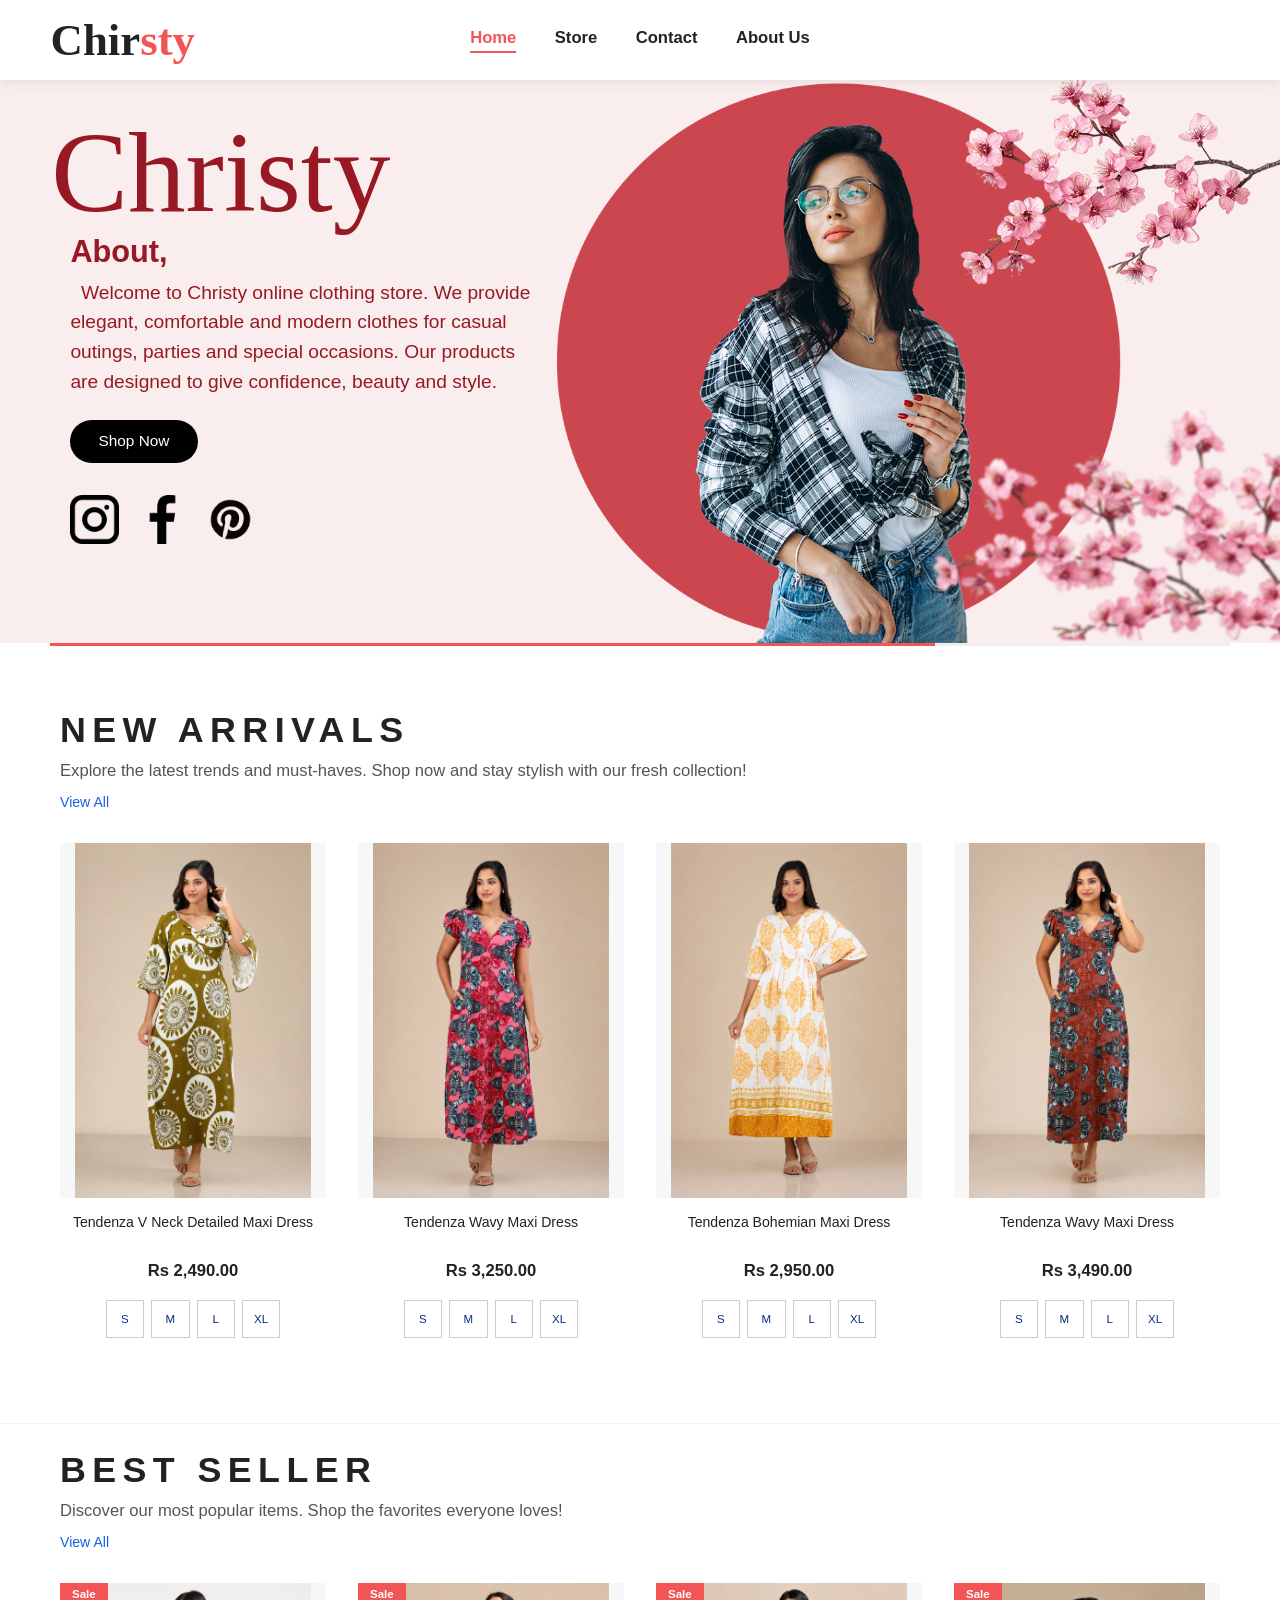
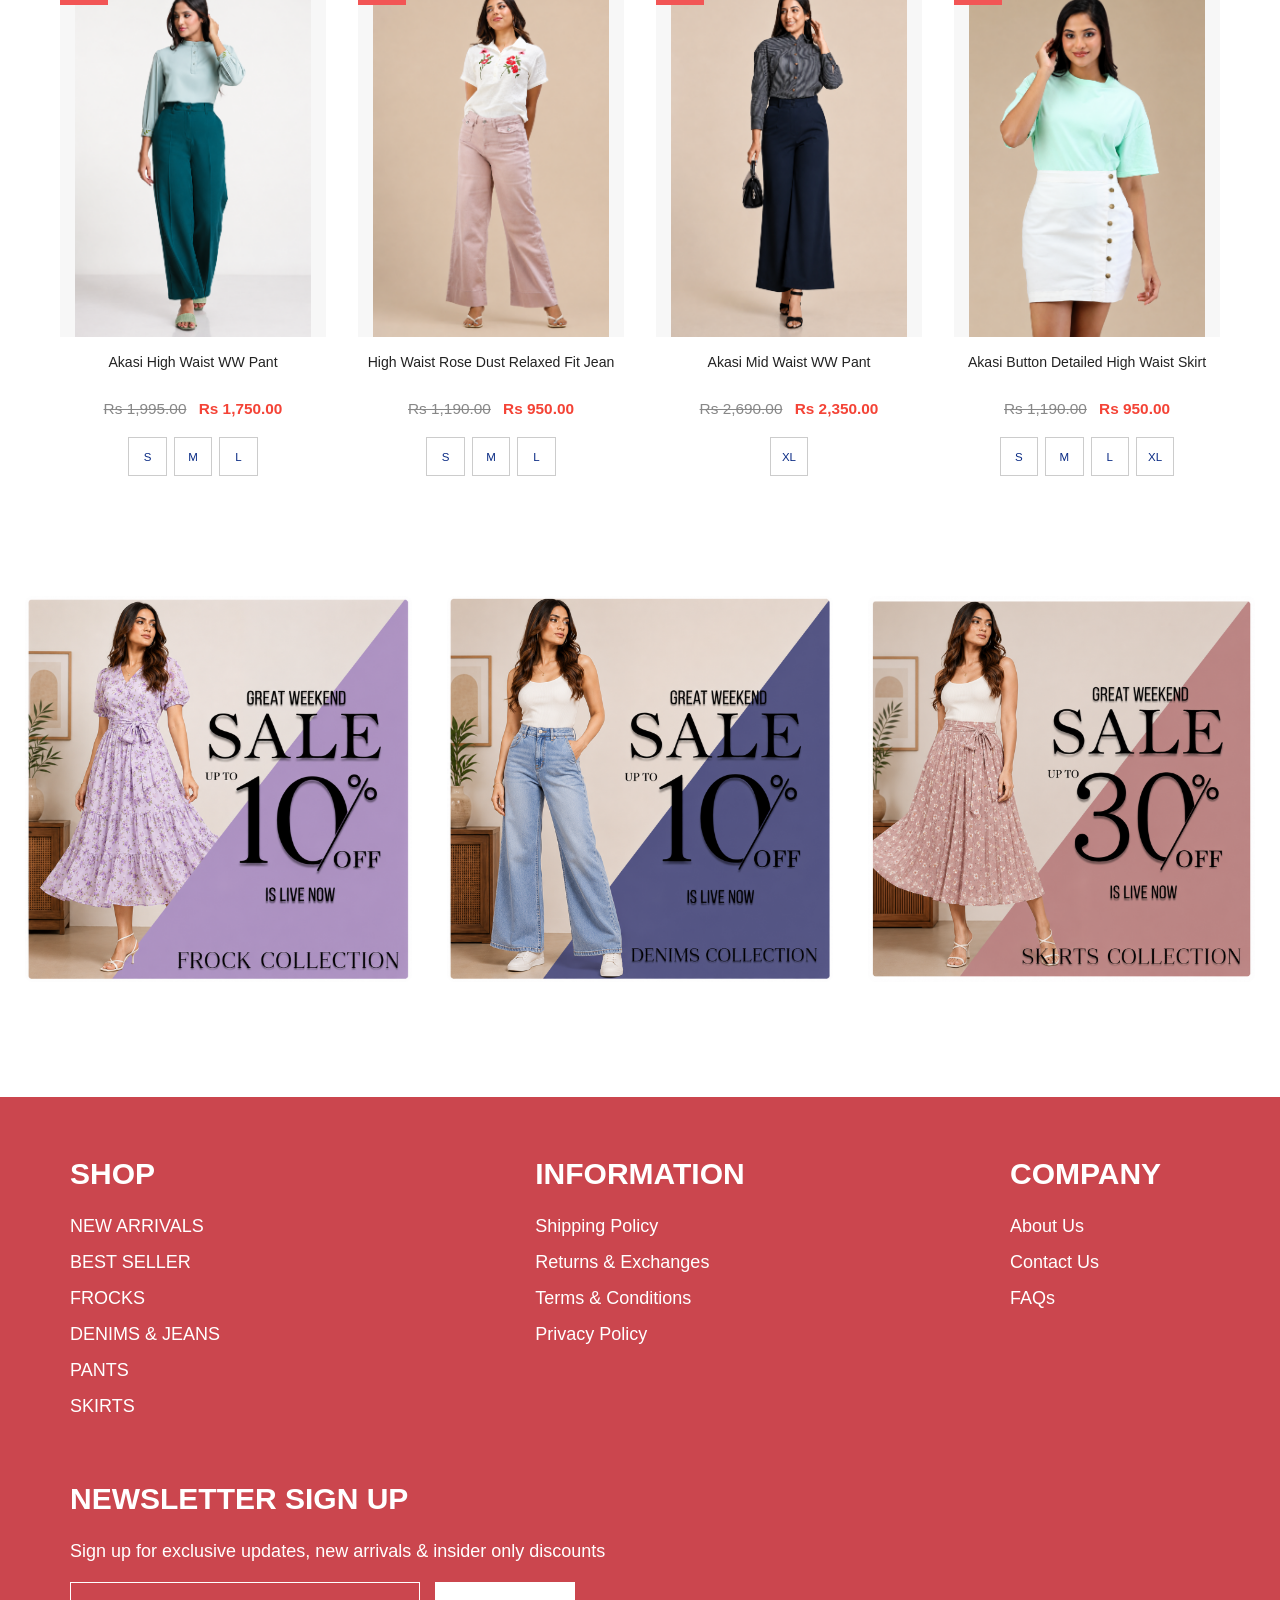
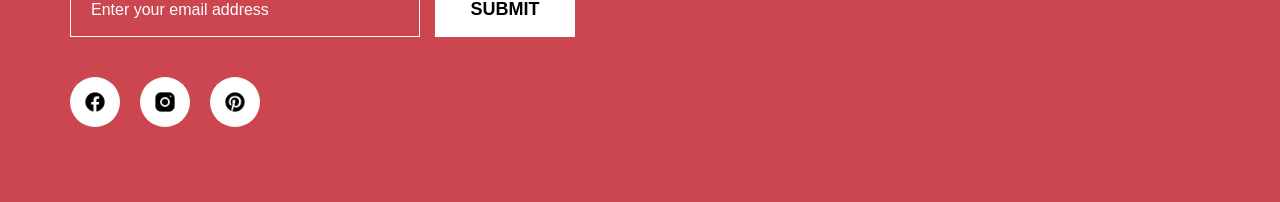
<file: index.html>
<!DOCTYPE html>
<html lang="en">
<head>
    <meta charset="UTF-8">
    <meta name="viewport" content="width=device-width, initial-scale=1.0">
    <title>Christy</title>
    <link rel="stylesheet" href="christy-clean-combined.css">
    <script src="scriptindex.js"></script>
</head>
<body>
<div class="page">

    <!-- TOP BAR -->
    <div class="topbar">
        <div class="logo">Chir<span>sty</span></div>
        <nav class="nav">
            <a href="index.html" class="active">Home</a>
            <a href="Store.html">Store</a>
            <a href="Contact.html">Contact</a>
            <a href="About.html">About Us</a>
        </nav>
        <button class="hamburger" id="hamburger" aria-label="Open menu" aria-expanded="false">
            <span></span><span></span><span></span>
        </button>
    </div>

    <!-- MOBILE NAV DRAWER -->
    <nav class="mobile-nav" id="mobileNav">
        <a href="index.html" class="active">Home</a>
        <a href="Store.html">Store</a>
        <a href="Contact.html">Contact</a>
        <a href="About.html">About Us</a>
    </nav>

    <!-- HERO -->
    <div class="hero">
        <img class="hero-bg"           src="Images/index/bg.png"           alt="">
        <img class="hero-person"      id="slider" src="p0.png"                         alt="Model">
        <img class="hero-flowerbottom" src="Images/index/flowerbottom.png"  alt="">
        <img class="hero-flowertop"    src="Images/index/flower top.png"    alt="">

        <div class="hero-content">
            <div class="hero-brand">Christy</div>
            <div class="hero-sub"><b>About,</b></div>
            <div class="hero-desc">
                &nbsp;&nbsp;Welcome to Christy online clothing store. We provide elegant,
                comfortable and modern clothes for casual outings, parties and special occasions.
                Our products are designed to give confidence, beauty and style.
            </div>
            <a href="Store.html" class="btn-shop">Shop Now</a>
            <div class="hero-socials">
                <a href="https://www.instagram.com/christylkclothing?utm_source=qr">
                    <img src="Images/index/instagram.png" alt="Instagram">
                </a>
                <a href="https://www.facebook.com/share/18yU6ajZvG/">
                    <img src="Images/index/facebook.png" alt="Facebook">
                </a>
                <a href="https://pin.it/49ZJRZsqN">
                    <img src="Images/index/Pintrest.png" alt="Pinterest">
                </a>
            </div>
        </div>
    </div>

    <!-- PRODUCT SECTIONS -->
    <div class="section-wrap">
        <div class="section-line"></div>

        <!-- NEW ARRIVALS -->
        <section class="product-section">
            <div class="section-header">
                <h1 id="New_arrivals">NEW ARRIVALS</h1>
                <p>Explore the latest trends and must-haves. Shop now and stay stylish with our fresh collection!</p>
                <a href="frocks.html" class="view-all">View All</a>
            </div>
            <div class="products">

                <div class="card">
                    <div class="image-box">
                        <img src="Images/New Arrival/1.png" class="main-img" alt="Tendenza V Neck Detailed Maxi Dress">
                        <a href="frocks.html#f1"><img src="Images/New Arrival/1.1.png" class="hover-img" alt=""></a>
                        <div class="quick-add">QUICK ADD</div>
                    </div>
                    <h3>Tendenza V Neck Detailed Maxi Dress</h3>
                    <div class="price">Rs 2,490.00</div>
                    <div class="sizes"><span>S</span><span>M</span><span>L</span><span>XL</span></div>
                </div>

                <div class="card">
                    <div class="image-box">
                        <img src="Images/New Arrival/2.png" class="main-img" alt="Tendenza Wavy Maxi Dress">
                        <a href="frocks.html#f2"><img src="Images/New Arrival/2.1.png" class="hover-img" alt=""></a>
                        <div class="quick-add">QUICK ADD</div>
                    </div>
                    <h3>Tendenza Wavy Maxi Dress</h3>
                    <div class="price">Rs 3,250.00</div>
                    <div class="sizes"><span>S</span><span>M</span><span>L</span><span>XL</span></div>
                </div>

                <div class="card">
                    <div class="image-box">
                        <img src="Images/New Arrival/3.png" class="main-img" alt="Tendenza Bohemian Maxi Dress">
                        <a href="frocks.html#f3"><img src="Images/New Arrival/3.1.png" class="hover-img" alt=""></a>
                        <div class="quick-add">QUICK ADD</div>
                    </div>
                    <h3>Tendenza Bohemian Maxi Dress</h3>
                    <div class="price">Rs 2,950.00</div>
                    <div class="sizes"><span>S</span><span>M</span><span>L</span><span>XL</span></div>
                </div>

                <div class="card">
                    <div class="image-box">
                        <img src="Images/New Arrival/4.png" class="main-img" alt="Tendenza Wavy Maxi Dress">
                        <a href="frocks.html#f4"><img src="Images/New Arrival/4.1.png" class="hover-img" alt=""></a>
                        <div class="quick-add">QUICK ADD</div>
                    </div>
                    <h3>Tendenza Wavy Maxi Dress</h3>
                    <div class="price">Rs 3,490.00</div>
                    <div class="sizes"><span>S</span><span>M</span><span>L</span><span>XL</span></div>
                </div>

            </div>
        </section>

        <!-- BEST SELLER -->
        <section class="product-section">
            <div class="section-header">
                <h1 id="Best_seller">BEST SELLER</h1>
                <p>Discover our most popular items. Shop the favorites everyone loves!</p>
                <a href="pants.html" class="view-all">View All</a>
            </div>
            <div class="products">

                <div class="card">
                    <div class="image-box">
                        <span class="sale-badge">Sale</span>
                        <img src="Images/Best seller/5.png" class="main-img" alt="Akasi High Waist WW Pant">
                        <a href="pants.html#p1"><img src="Images/Best seller/5.1.png" class="hover-img" alt=""></a>
                        <div class="quick-add">QUICK ADD</div>
                    </div>
                    <h3>Akasi High Waist WW Pant</h3>
                    <div class="sale-price"><del>Rs 1,995.00</del> <span class="red">Rs 1,750.00</span></div>
                    <div class="sizes"><span>S</span><span>M</span><span>L</span></div>
                </div>

                <div class="card">
                    <div class="image-box">
                        <span class="sale-badge">Sale</span>
                        <img src="Images/Best seller/6.png" class="main-img" alt="High Waist Rose Dust Relaxed Fit Jean">
                        <a href="denims.html#p2"><img src="Images/Best seller/6.1.png" class="hover-img" alt=""></a>
                        <div class="quick-add">QUICK ADD</div>
                    </div>
                    <h3>High Waist Rose Dust Relaxed Fit Jean</h3>
                    <div class="sale-price"><del>Rs 1,190.00</del> <span class="red">Rs 950.00</span></div>
                    <div class="sizes"><span>S</span><span>M</span><span>L</span></div>
                </div>

                <div class="card">
                    <div class="image-box">
                        <span class="sale-badge">Sale</span>
                        <img src="Images/Best seller/7.png" class="main-img" alt="Akasi Mid Waist WW Pant">
                        <a href="pants.html#p3"><img src="Images/Best seller/7.1.png" class="hover-img" alt=""></a>
                        <div class="quick-add">QUICK ADD</div>
                    </div>
                    <h3>Akasi Mid Waist WW Pant</h3>
                    <div class="sale-price"><del>Rs 2,690.00</del> <span class="red">Rs 2,350.00</span></div>
                    <div class="sizes"><span>XL</span></div>
                </div>

                <div class="card">
                    <div class="image-box">
                        <span class="sale-badge">Sale</span>
                        <img src="Images/Best seller/8.png" class="main-img" alt="Akasi Button Detailed High Waist Skirt">
                        <a href="skirts.html#s1"><img src="Images/Best seller/8.1.png" class="hover-img" alt=""></a>
                        <div class="quick-add">QUICK ADD</div>
                    </div>
                    <h3>Akasi Button Detailed High Waist Skirt</h3>
                    <div class="sale-price"><del>Rs 1,190.00</del> <span class="red">Rs 950.00</span></div>
                    <div class="sizes"><span>S</span><span>M</span><span>L</span><span>XL</span></div>
                </div>

            </div>
        </section>

    </div><!-- /section-wrap -->
</div><!-- /page -->

 <section class="discount-section">

        <div class="discount-card">
            <img src="Images/index/1.png" alt="Women's Fashion">
        </div>

        <div class="discount-card">
            <img src="Images/index/2.png" alt="Men's Fashion">
        </div>

        <div class="discount-card">
            <img src="Images/index/3.png" alt="Kids Fashion">
        </div>

    </section>

    <!-- FOOTER -->

<footer class="footer">

    <div class="footer-column">
        <h3>SHOP</h3>
        <a href="#New_arrivals">NEW ARRIVALS</a>
        <a href="#Best_seller">BEST SELLER</a>
        <a href="frocks.html">FROCKS</a>
        <a href="denims.html">DENIMS & JEANS</a>
        <a href="pants.html">PANTS</a>
        <a href="skirts.html">SKIRTS</a>
    </div>

    <div class="footer-column">
        <h3>INFORMATION</h3>
        <a href="#">Shipping Policy</a>
        <a href="#">Returns & Exchanges</a>
        <a href="#">Terms & Conditions</a>
        <a href="#">Privacy Policy</a>
    </div>

    <div class="footer-column">
        <h3>COMPANY</h3>
        <a href="About.html">About Us</a>
        <a href="Contact.html">Contact Us</a>
        <a href="#">FAQs</a>
    </div>

    <div class="footer-column newsletter">
        <h3>NEWSLETTER SIGN UP</h3>

        <p>
            Sign up for exclusive updates, new arrivals & insider only discounts
        </p>

        <div class="newsletter-box">
            <input type="email" placeholder="Enter your email address">
            <button>SUBMIT</button>
        </div>

        <div class="social-icons">
            <a href="https://www.facebook.com/share/18yU6ajZvG/"><img src="Images/facebook_icon.png"></a>
            <a href="https://www.instagram.com/christylkclothing?utm_source=qr"><img src="Images/instra _icon .png"></a>
            <a href="https://pin.it/49ZJRZsqN"><img src="Images/pintrest_icon.png"></a>
        </div>
    </div>

</footer>


<script>
    const hamburger = document.getElementById('hamburger');
    const mobileNav = document.getElementById('mobileNav');
    hamburger.addEventListener('click', () => {
        const isOpen = mobileNav.classList.toggle('open');
        hamburger.classList.toggle('open', isOpen);
        hamburger.setAttribute('aria-expanded', isOpen);
    });
</script>
</body>
</html>
</file>
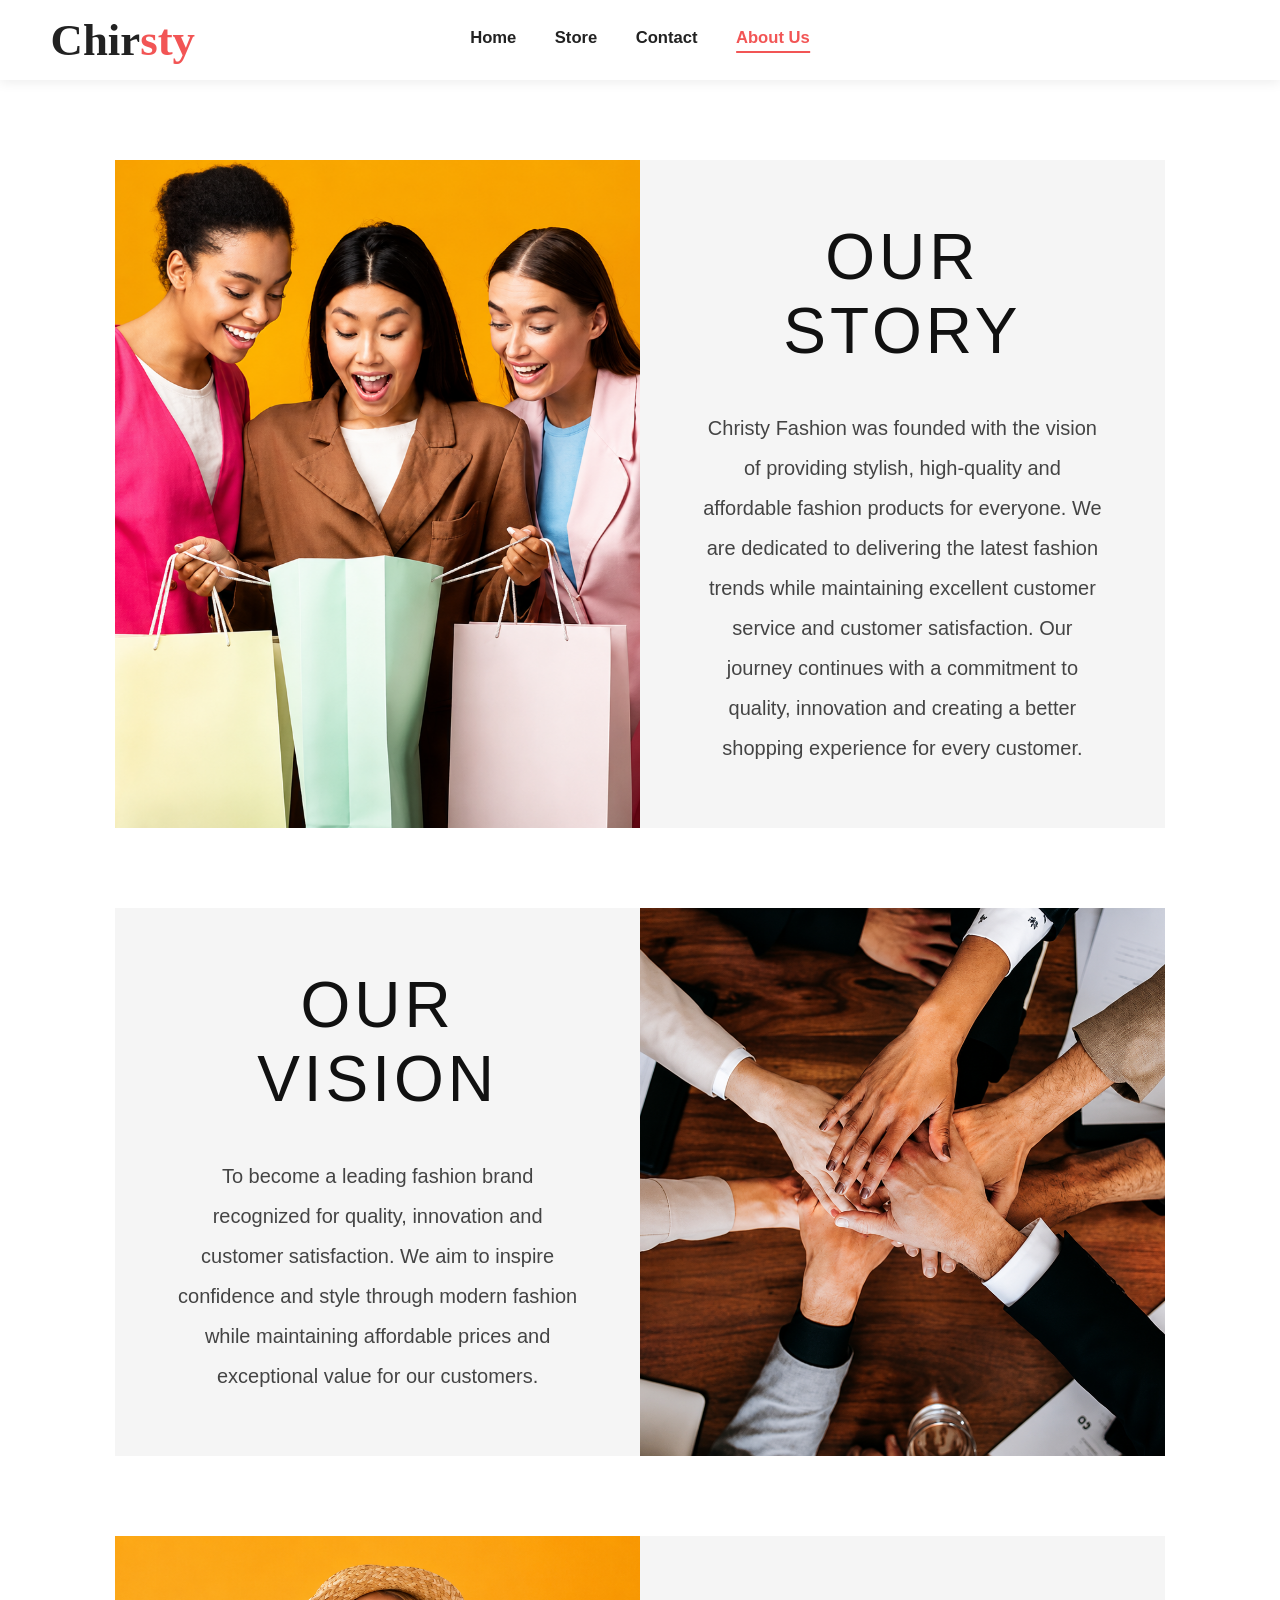
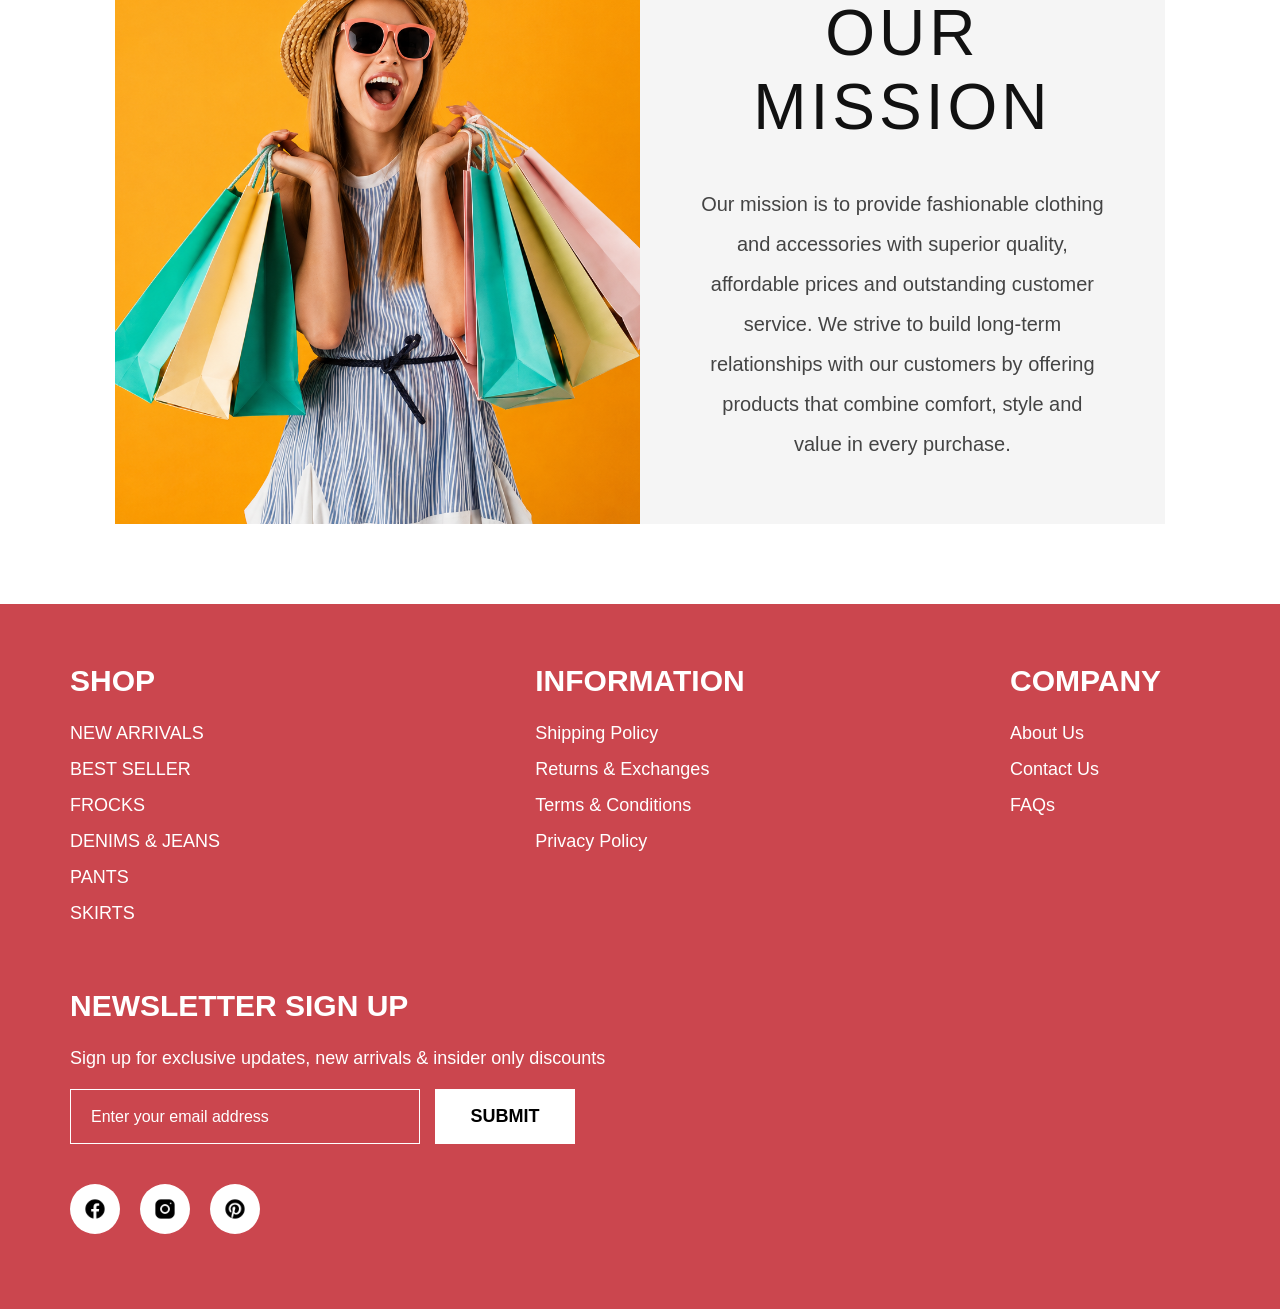
<file: About.html>
<!DOCTYPE html>
<html lang="en">
<head>
    <meta charset="UTF-8">
    <meta name="viewport" content="width=device-width, initial-scale=1.0">
    <title>About Us - Christy</title>

    <link rel="stylesheet" href="christy-clean-combined.css">

    <style>
        .btn a.active{
            color:#f25555;
            border-bottom:2px solid #f25555;
            font-weight:bold;
        }
        .page{
            width: 100%;
            max-width: 1400px;
            position: relative;
            overflow: hidden;
            margin-left: auto;
            margin-right: auto;
            box-shadow: 10px 0px 10px rgba(0,0,0,0.08), -10px 0px 10px rgba(0,0,0,0.08);
        }
    </style>
</head>

<body>
    <!-- Navigation Bar -->
    <div class="topbar">

        <div class="logo">
            Chir<span>sty</span>
        </div>

        <div class="btn">
            <a href="index.html">Home</a>
            <a href="Store.html">Store</a>
            <a href="Contact.html">Contact</a>
            <a href="About.html" class="active">About Us</a>
        </div>

    </div>

    <!-- OUR STORY -->
    <section class="about-section">

        <div class="about-image">
            <img src="Images\About\Our-Story.png" alt="Our Story">
        </div>

        <div class="about-content">
            <h2>OUR STORY</h2>

            <p>
                Christy Fashion was founded with the vision of providing
                stylish, high-quality and affordable fashion products for
                everyone. We are dedicated to delivering the latest fashion
                trends while maintaining excellent customer service and
                customer satisfaction. Our journey continues with a commitment
                to quality, innovation and creating a better shopping
                experience for every customer.
            </p>
        </div>

    </section>

    <!-- OUR VISION -->
    <section class="about-section reverse">

        <div class="about-content">
            <h2>OUR VISION</h2>

            <p>
                To become a leading fashion brand recognized for quality,
                innovation and customer satisfaction. We aim to inspire
                confidence and style through modern fashion while maintaining
                affordable prices and exceptional value for our customers.
            </p>
        </div>

        <div class="about-image">
            <img src="Images\About\Our-Vision.png" alt="Our Vision">
        </div>

    </section>

    <!-- OUR MISSION -->
    <section class="about-section">

        <div class="about-image">
            <img src="Images\About\Our-Mission.png" alt="Our Mission">
        </div>

        <div class="about-content">
            <h2>OUR MISSION</h2>

            <p>
                Our mission is to provide fashionable clothing and accessories
                with superior quality, affordable prices and outstanding
                customer service. We strive to build long-term relationships
                with our customers by offering products that combine comfort,
                style and value in every purchase.
            </p>
        </div>

    </section>

    <!-- FOOTER -->

<footer class="footer">

    <div class="footer-column">
        <h3>SHOP</h3>
        <a href="#New_arrivals">NEW ARRIVALS</a>
        <a href="#Best_seller">BEST SELLER</a>
        <a href="frocks.html">FROCKS</a>
        <a href="denims.html">DENIMS & JEANS</a>
        <a href="pants.html">PANTS</a>
        <a href="skirts.html">SKIRTS</a>
    </div>

    <div class="footer-column">
        <h3>INFORMATION</h3>
        <a href="#">Shipping Policy</a>
        <a href="#">Returns & Exchanges</a>
        <a href="#">Terms & Conditions</a>
        <a href="#">Privacy Policy</a>
    </div>

    <div class="footer-column">
        <h3>COMPANY</h3>
        <a href="About.html">About Us</a>
        <a href="Contact.html">Contact Us</a>
        <a href="#">FAQs</a>
    </div>

    <div class="footer-column newsletter">
        <h3>NEWSLETTER SIGN UP</h3>

        <p>
            Sign up for exclusive updates, new arrivals & insider only discounts
        </p>

        <div class="newsletter-box">
            <input type="email" placeholder="Enter your email address">
            <button>SUBMIT</button>
        </div>

        <div class="social-icons">
            <a href="https://www.facebook.com/share/18yU6ajZvG/"><img src="Images/facebook_icon.png"></a>
            <a href="https://www.instagram.com/christylkclothing?utm_source=qr"><img src="Images/instra _icon .png"></a>
            <a href="https://pin.it/49ZJRZsqN"><img src="Images/pintrest_icon.png"></a>
        </div>
    </div>

</footer>

</body>
</html>
</file>
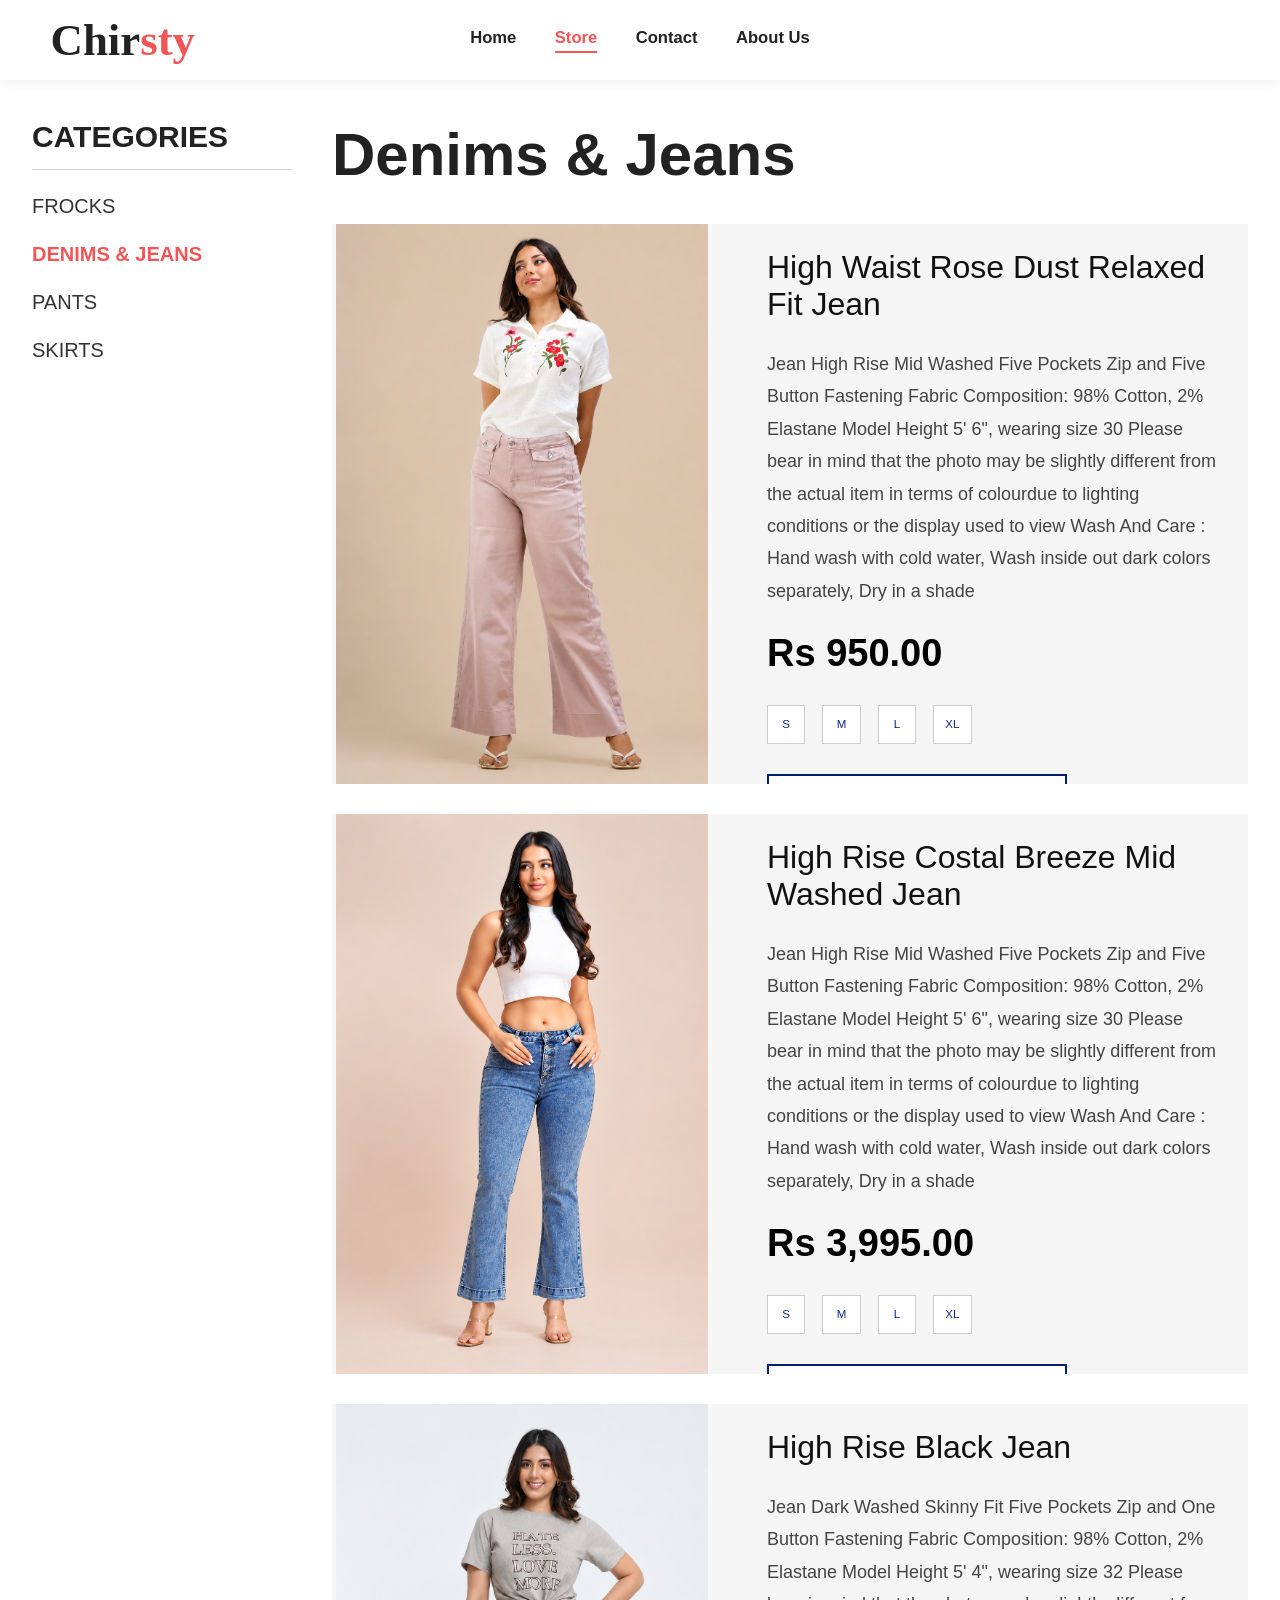
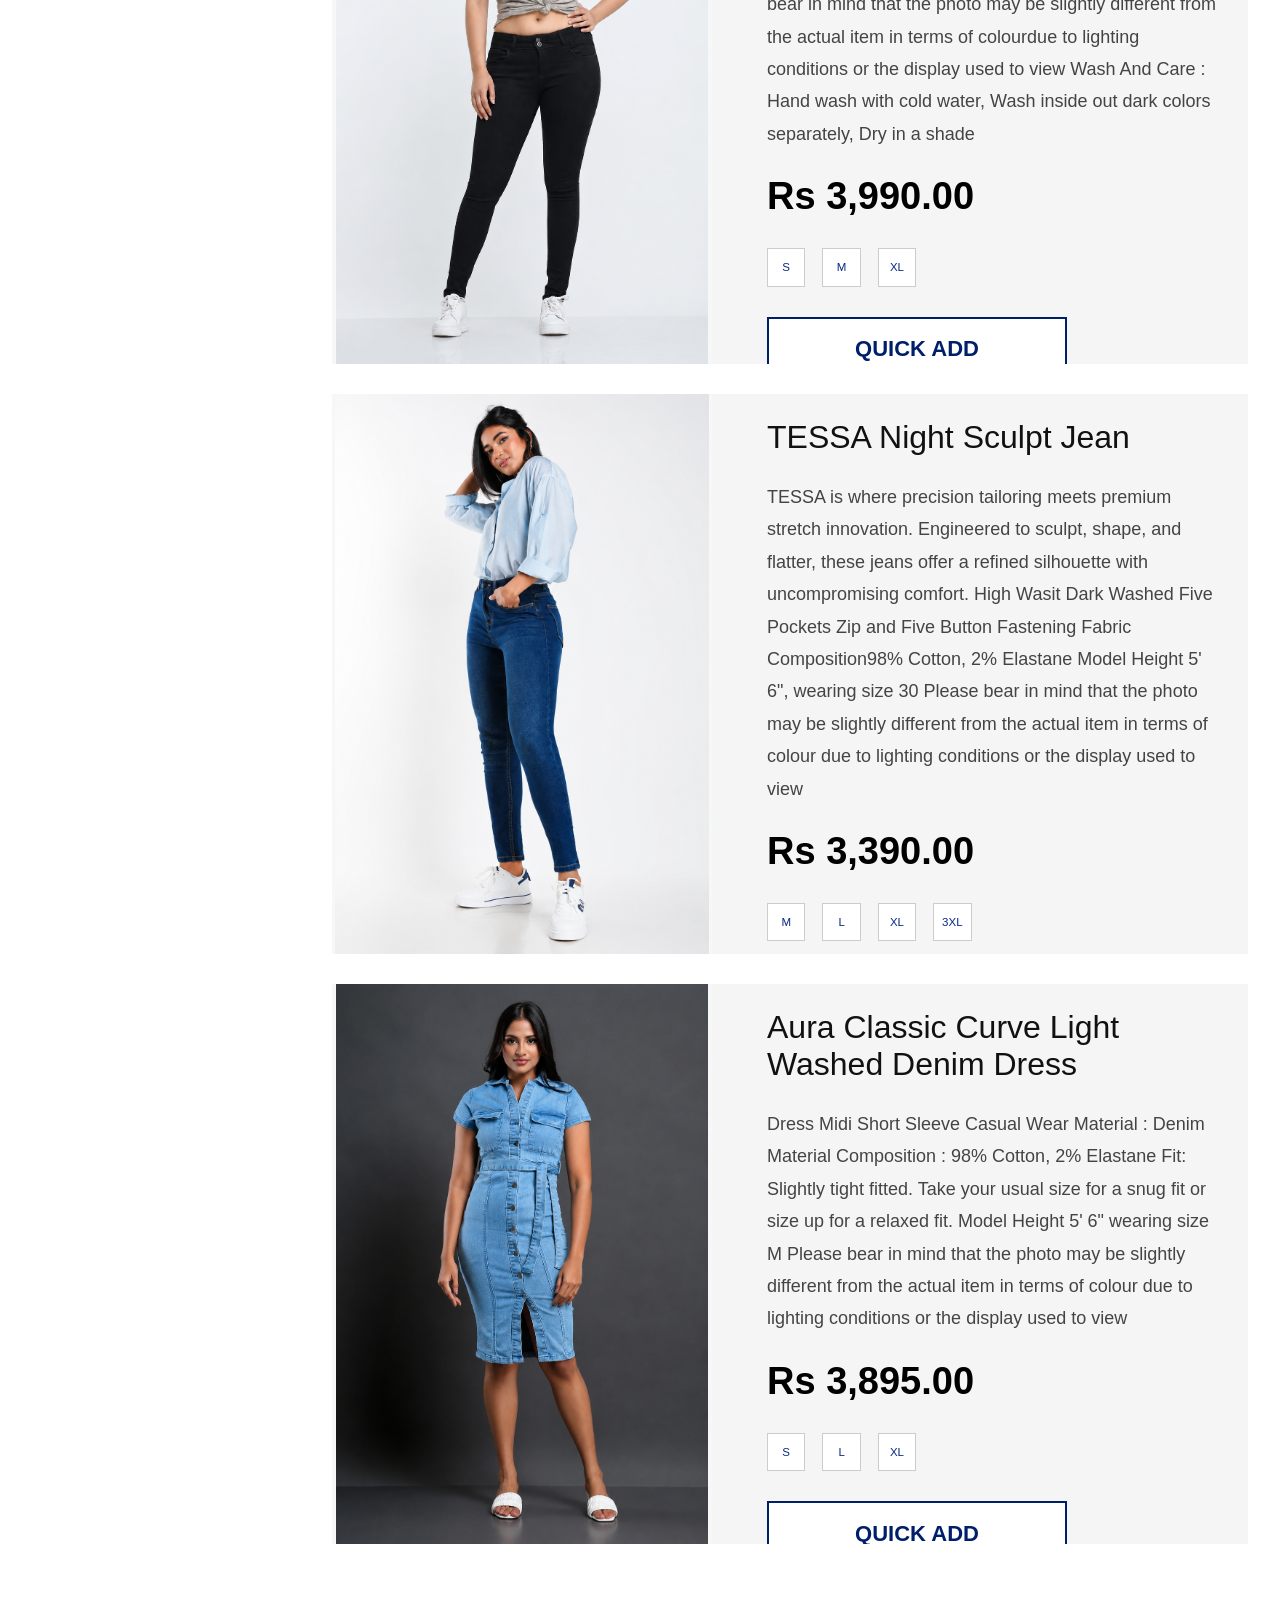
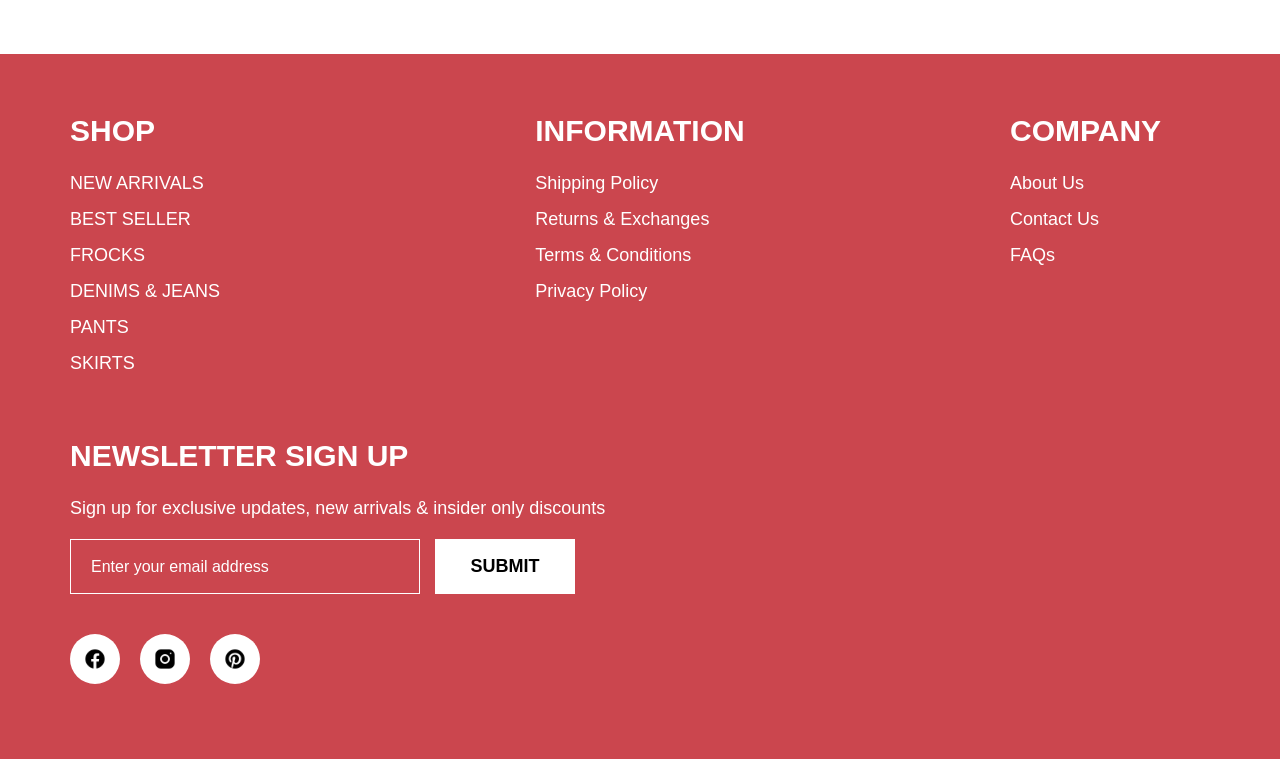
<file: denims.html>
<!DOCTYPE html>
<html lang="en">
<head>
    <meta charset="UTF-8">
    <meta name="viewport" content="width=device-width, initial-scale=1.0">
    <title>Christy - Denims & Jeans</title>
    <link rel="stylesheet" href="christy-clean-combined.css">
    <style>
        .page{
            width: 100%;
            max-width: 1400px;
            position: relative;
            overflow: hidden;
            margin-left: auto;
            margin-right: auto;
            box-shadow: 10px 0px 10px rgba(0,0,0,0.08), -10px 0px 10px rgba(0,0,0,0.08);
        }
    </style>
</head>
<body>
    <div class="topbar">
    <div class="logo">Chir<span>sty</span></div>

    <div class="btn">
        <a href="index.html">Home</a>
        <a href="Store.html" class="active">Store</a>
        <a href="Contact.html">Contact</a>
        <a href="About.html">About Us</a>
    </div>
    </div>

    <div class="store-container">

    <div class="sidebar">
        <h2>CATEGORIES</h2>

        <ul>
            <li><a href="frocks.html" >FROCKS</a></li>
            <li><a href="denims.html"class="active-category">DENIMS & JEANS</a></li>
            <li><a href="pants.html">PANTS</a></li>
            <li><a href="skirts.html">SKIRTS</a></li>
        </ul>
    </div>

    <div class="main-content">

        <h1 class="page-title">Denims & Jeans</h1>

        <section class="product-list">

                        <div class="product-card">
                <div class="product-image">
                    
                    <img src="Images\Store\denim\23.png" class="main-img" alt="Frock 3">
                    <img src="Images\Store\denim\23.1.png" class="hover-img" alt="Frock 3 Hover" id="p2">
                </div>

                <div class="product-details">
                    <h3>High Waist Rose Dust Relaxed Fit Jean</h3>
                    <p>Jean High Rise Mid Washed Five Pockets Zip and Five Button Fastening Fabric Composition: 98% Cotton, 2% Elastane Model Height 5' 6", wearing size 30 Please bear in mind that the photo may be slightly different from the actual item in terms of colourdue to lighting conditions or the display used to view   Wash And Care : Hand wash with cold water, Wash inside out dark colors separately, Dry in a shade</p>
                    <h2>Rs 950.00</h2>

                    <div class="sizes">
                        <button>S</button>
                        <button>M</button>
                        <button>L</button>
                        <button>XL</button>
                    </div>

                    <button class="quick-add">QUICK ADD</button>
                </div>
            </div>


            <div class="product-card">
                <div class="product-image">
                    
                    <img src="Images\Store\denim\1.png" class="main-img" alt="Frock 3">
                    <img src="Images\Store\denim\1.1.png" class="hover-img" alt="Frock 3 Hover">
                </div>

                <div class="product-details">
                    <h3>High Rise Costal Breeze Mid Washed Jean</h3>
                    <p>Jean High Rise Mid Washed Five Pockets Zip and Five Button Fastening Fabric Composition: 98% Cotton, 2% Elastane Model Height 5' 6", wearing size 30 Please bear in mind that the photo may be slightly different from the actual item in terms of colourdue to lighting conditions or the display used to view   Wash And Care : Hand wash with cold water, Wash inside out dark colors separately, Dry in a shade</p>
                    <h2>Rs 3,995.00</h2>

                    <div class="sizes">
                        <button>S</button>
                        <button>M</button>
                        <button>L</button>
                        <button>XL</button>
                    </div>

                    <button class="quick-add">QUICK ADD</button>
                </div>
            </div>

            <div class="product-card">
                <div class="product-image">
                    <img src="Images\Store\denim\2.png" class="main-img" alt="Frock 2">
                    <img src="Images\Store\denim\2.1.png" class="hover-img" alt="Frock 2 Hover">
                </div>

                <div class="product-details">
                    <h3>High Rise Black Jean</h3>
                    <p>Jean Dark Washed Skinny Fit Five Pockets Zip and One Button Fastening Fabric Composition: 98% Cotton, 2% Elastane Model Height 5' 4", wearing size 32 Please bear in mind that the photo may be slightly different from the actual item in terms of colourdue to lighting conditions or the display used to view   Wash And Care : Hand wash with cold water, Wash inside out dark colors separately, Dry in a shade</p>
                    <h2>Rs 3,990.00</h2>

                    <div class="sizes">
                        <button>S</button>
                        <button>M</button>
                        <button>XL</button>
                    </div>

                    <button class="quick-add">QUICK ADD</button>
                </div>
            </div>

            <div class="product-card">
                <div class="product-image">
                    <img src="Images\Store\denim\3.png" class="main-img" alt="Frock 1">
                    <img src="Images\Store\denim\3.1.png" class="hover-img" alt="Frock 1 Hover">
                </div>

                <div class="product-details">
                    <h3>TESSA Night Sculpt Jean</h3>
                    <p>TESSA is where precision tailoring meets premium stretch innovation. Engineered to sculpt, shape, and flatter, these jeans offer a refined silhouette with uncompromising comfort. High Wasit Dark Washed Five Pockets Zip and Five Button Fastening Fabric Composition98% Cotton, 2% Elastane
Model Height 5' 6", wearing size 30 Please bear in mind that the photo may be slightly different from the actual item in terms of colour due to lighting conditions or the display used to view  </p>
                    <h2>Rs 3,390.00</h2>

                    <div class="sizes">
                        <button>M</button>
                        <button>L</button>
                        <button>XL</button>
                        <button>3XL</button>
                    </div>

                    <button class="quick-add">QUICK ADD</button>
                </div>
            </div>

            <div class="product-card">
                <div class="product-image">
                    <img src="Images\Store\denim\4.png" class="main-img" alt="Frock 4">
                    <img src="Images\Store\denim\4.1.png" class="hover-img" alt="Frock 4 Hover">
                </div>

                <div class="product-details">
                    <h3>Aura Classic Curve Light Washed Denim Dress</h3>
                    <p>Dress Midi Short Sleeve Casual Wear Material :  Denim Material Composition : 98% Cotton, 2% Elastane Fit: Slightly tight fitted. Take your usual size for a snug fit or size up for a relaxed fit. Model Height 5' 6" wearing size M Please bear in mind that the photo may be slightly different from the actual item in terms of colour due to lighting conditions or the display used to view</p>
                    <h2>Rs 3,895.00</h2>

                    <div class="sizes">
                        <button>S</button>
                        <button>L</button>
                        <button>XL</button>
                    </div>

                    <button class="quick-add">QUICK ADD</button>
                </div>
            </div>

        </section>

    </div>

    </div>
    <!-- FOOTER -->

<footer class="footer">

    <div class="footer-column">
        <h3>SHOP</h3>
        <a href="#New_arrivals">NEW ARRIVALS</a>
        <a href="#Best_seller">BEST SELLER</a>
        <a href="frocks.html">FROCKS</a>
        <a href="denims.html">DENIMS & JEANS</a>
        <a href="pants.html">PANTS</a>
        <a href="skirts.html">SKIRTS</a>
    </div>

    <div class="footer-column">
        <h3>INFORMATION</h3>
        <a href="#">Shipping Policy</a>
        <a href="#">Returns & Exchanges</a>
        <a href="#">Terms & Conditions</a>
        <a href="#">Privacy Policy</a>
    </div>

    <div class="footer-column">
        <h3>COMPANY</h3>
        <a href="About.html">About Us</a>
        <a href="Contact.html">Contact Us</a>
        <a href="#">FAQs</a>
    </div>

    <div class="footer-column newsletter">
        <h3>NEWSLETTER SIGN UP</h3>

        <p>
            Sign up for exclusive updates, new arrivals & insider only discounts
        </p>

        <div class="newsletter-box">
            <input type="email" placeholder="Enter your email address">
            <button>SUBMIT</button>
        </div>

        <div class="social-icons">
            <a href="https://www.facebook.com/share/18yU6ajZvG/"><img src="Images/facebook_icon.png"></a>
            <a href="https://www.instagram.com/christylkclothing?utm_source=qr"><img src="Images/instra _icon .png"></a>
            <a href="https://pin.it/49ZJRZsqN"><img src="Images/pintrest_icon.png"></a>
        </div>
    </div>

</footer>

</body>
</html>
</file>
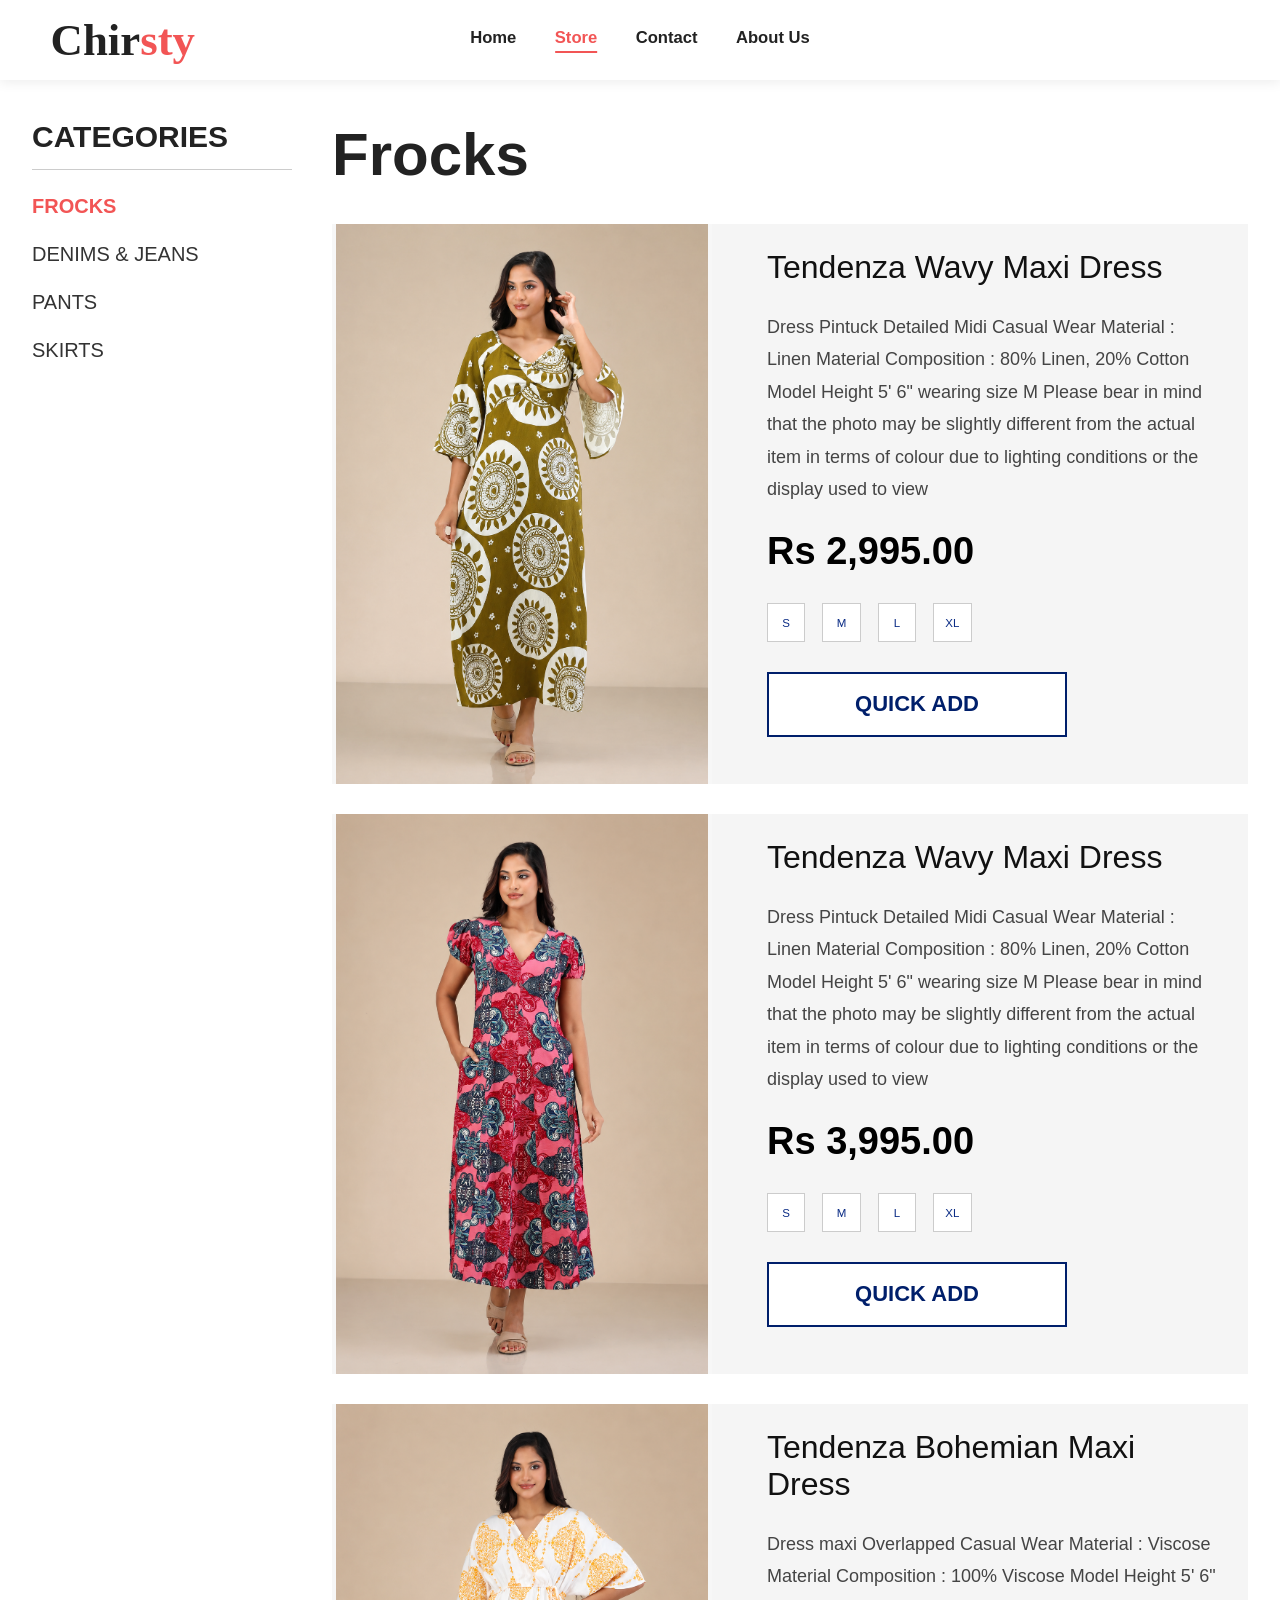
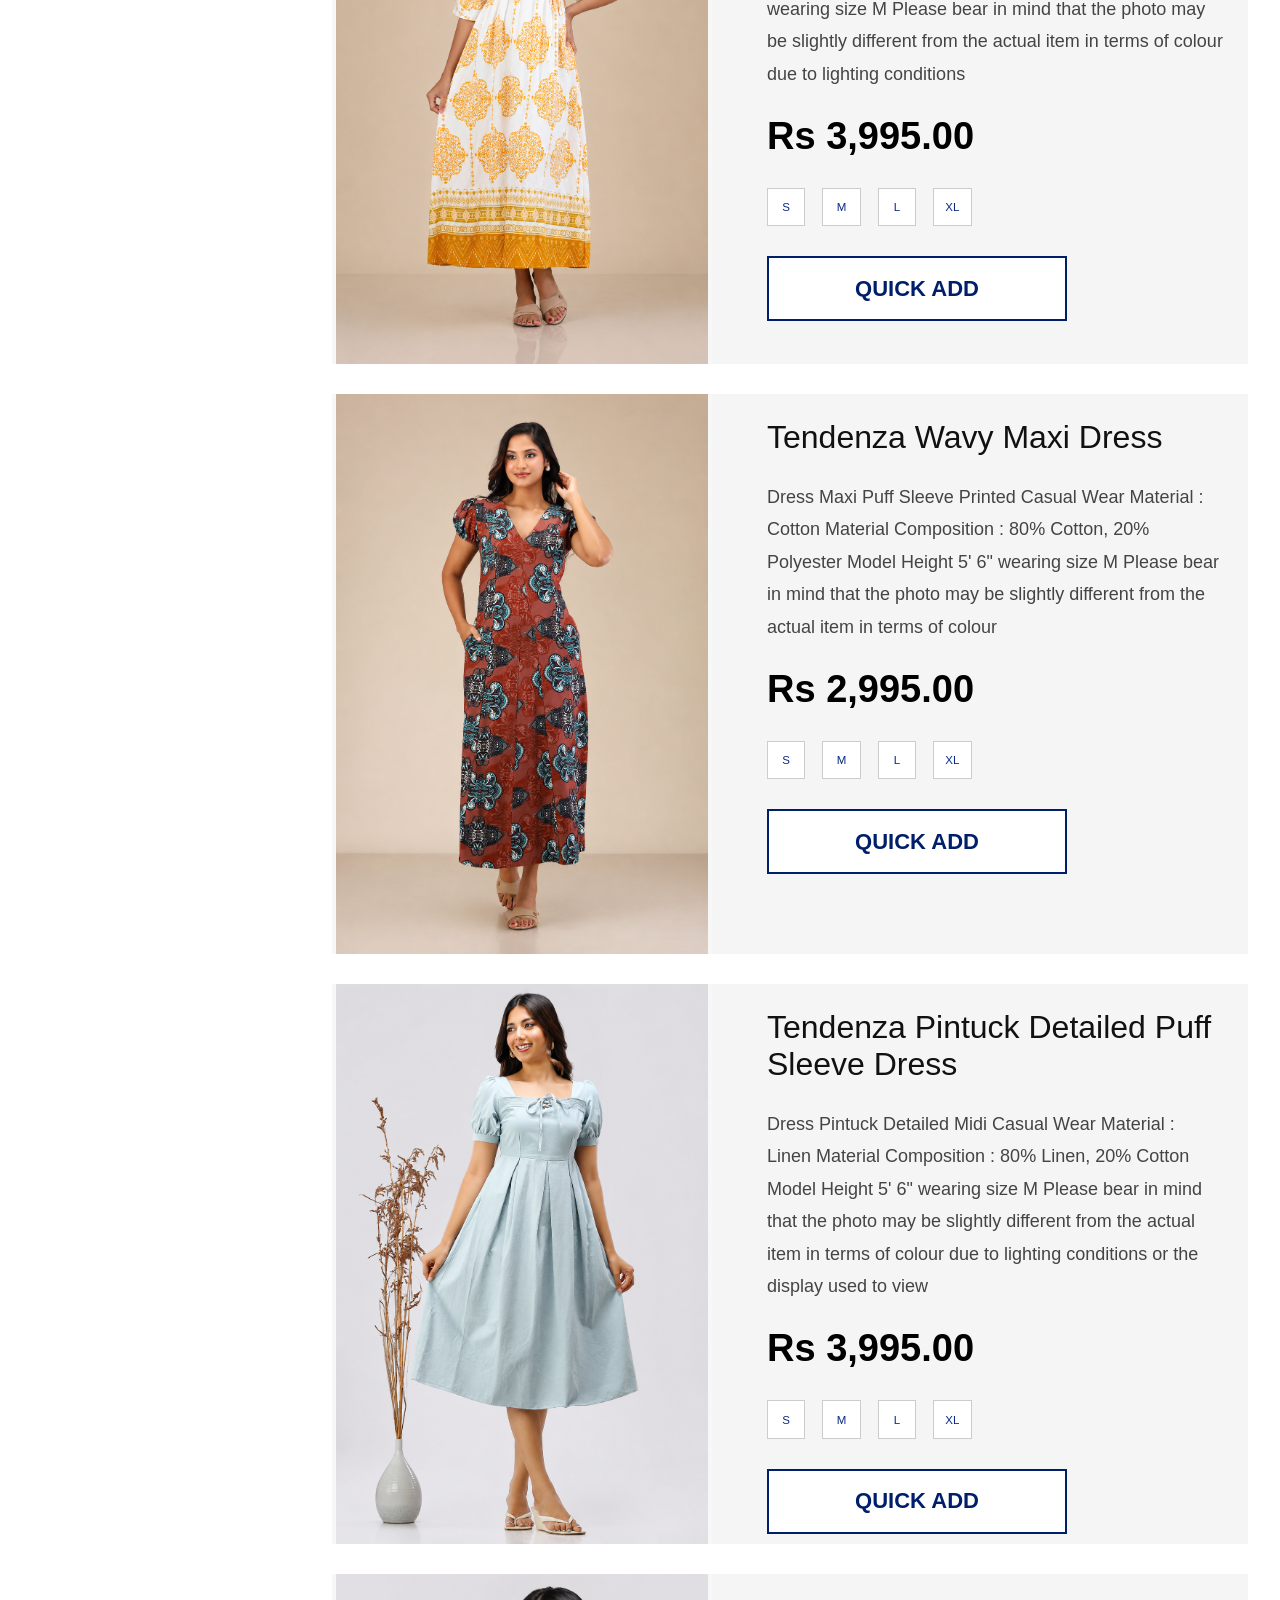
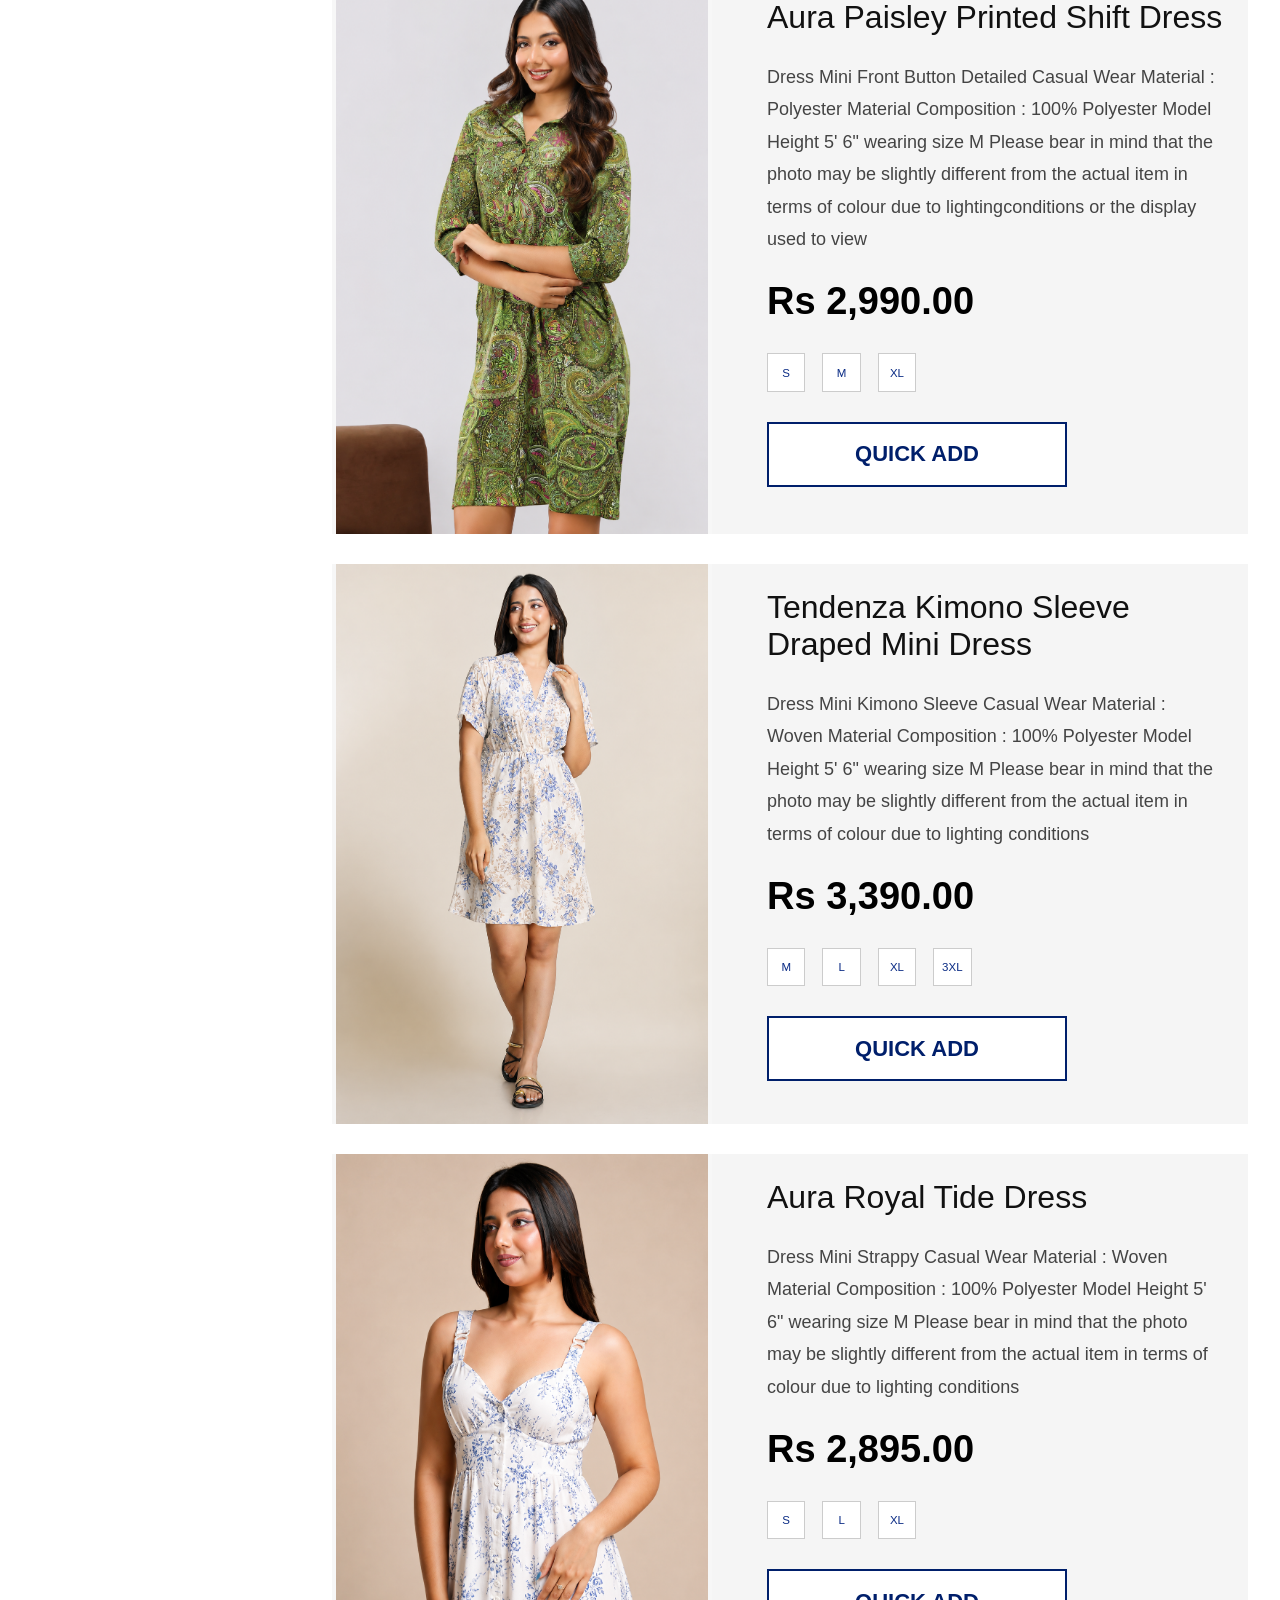
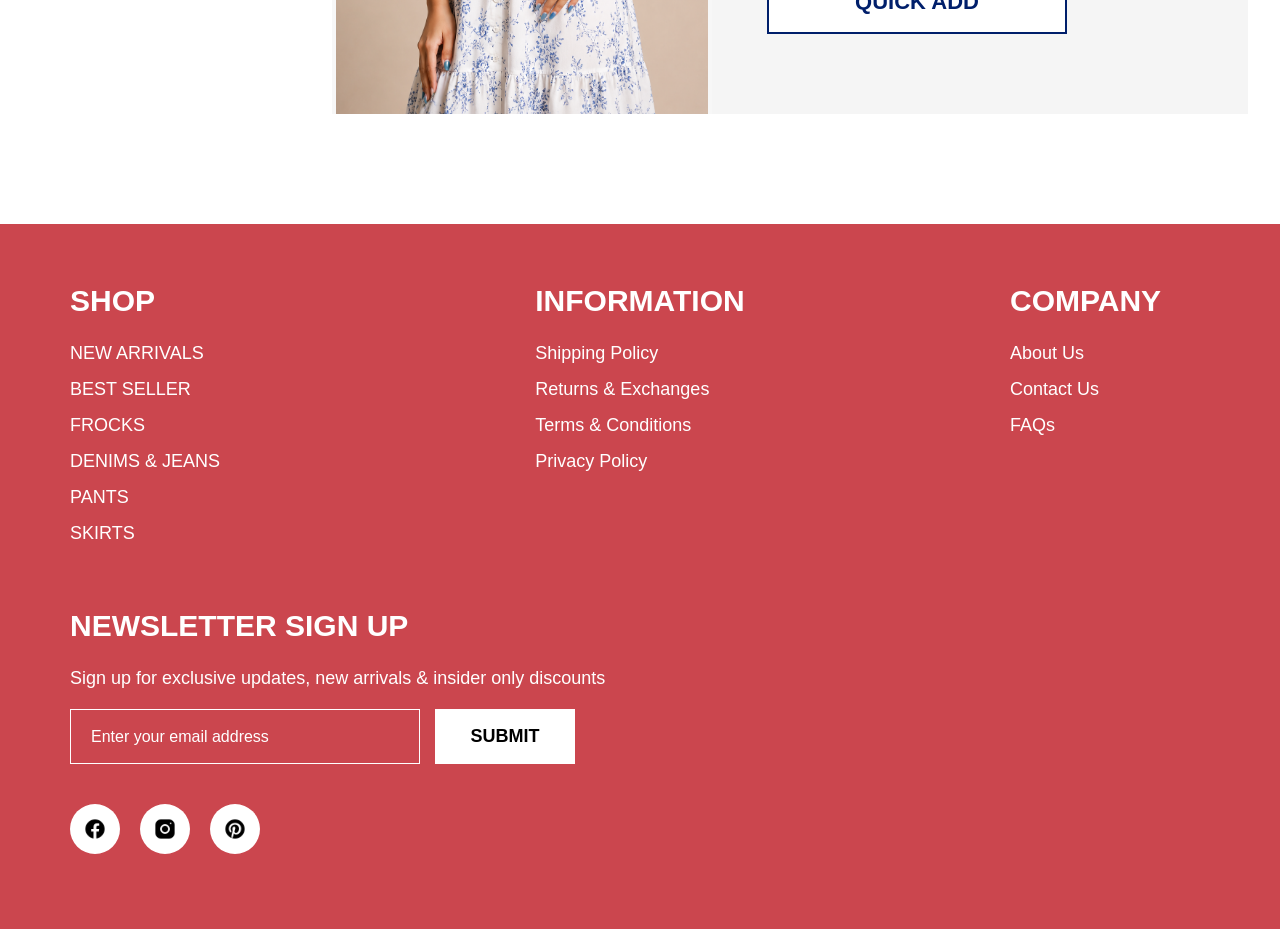
<file: frocks.html>
<!DOCTYPE html>
<html lang="en">
<head>
    <meta charset="UTF-8">
    <meta name="viewport" content="width=device-width, initial-scale=1.0">
    <title>Christy - Frocks</title>
    <link rel="stylesheet" href="christy-clean-combined.css">
    <style>
        .page{
            width: 100%;
            max-width: 1400px;
            position: relative;
            overflow: hidden;
            margin-left: auto;
            margin-right: auto;
            box-shadow: 10px 0px 10px rgba(0,0,0,0.08), -10px 0px 10px rgba(0,0,0,0.08);
}
    </style>
</head>
<body>
<div class="topbar">
    <div class="logo">Chir<span>sty</span></div>

    <div class="btn">
        <a href="index.html">Home</a>
        <a href="Store.html" class="active">Store</a>
        <a href="Contact.html">Contact</a>
        <a href="About.html">About Us</a>
    </div>
</div>

<div class="store-container">

    <div class="sidebar">
        <h2>CATEGORIES</h2>

        <ul>
            <li><a href="frocks.html" class="active-category">FROCKS</a></li>
            <li><a href="denims.html">DENIMS & JEANS</a></li>
            <li><a href="pants.html">PANTS</a></li>
            <li><a href="skirts.html">SKIRTS</a></li>
        </ul>
    </div>

    <div class="main-content">

        <h1 class="page-title">Frocks</h1>

        <section class="product-list">

                                    <div class="product-card">
                <div class="product-image">
                    
                    <img src="Images\Store\frock\17.png" class="main-img" alt="Frock 3">
                    <img src="Images\Store\frock\17.1.png" class="hover-img" alt="Frock 3 Hover" id="f1">
                </div>

                <div class="product-details">
                    <h3>Tendenza Wavy Maxi Dress</h3>
                    <p>Dress Pintuck Detailed Midi Casual Wear Material : Linen Material Composition : 80% Linen, 20% Cotton Model Height 5' 6" wearing size M Please bear in mind that the photo may be slightly different from the actual item in terms of colour due to lighting conditions or the display used to view</p>
                    <h2>Rs 2,995.00</h2>

                    <div class="sizes">
                        <button>S</button>
                        <button>M</button>
                        <button>L</button>
                        <button>XL</button>
                    </div>

                    <button class="quick-add">QUICK ADD</button>
                </div>
            </div>


                                    <div class="product-card">
                <div class="product-image">
                    
                    <img src="Images\Store\frock\18.png" class="main-img" alt="Frock 3">
                    <img src="Images\Store\frock\18.1.png" class="hover-img" alt="Frock 3 Hover" id="f2">
                </div>

                <div class="product-details">
                    <h3>Tendenza Wavy Maxi Dress</h3>
                    <p>Dress Pintuck Detailed Midi Casual Wear Material : Linen Material Composition : 80% Linen, 20% Cotton Model Height 5' 6" wearing size M Please bear in mind that the photo may be slightly different from the actual item in terms of colour due to lighting conditions or the display used to view</p>
                    <h2>Rs 3,995.00</h2>

                    <div class="sizes">
                        <button>S</button>
                        <button>M</button>
                        <button>L</button>
                        <button>XL</button>
                    </div>

                    <button class="quick-add">QUICK ADD</button>
                </div>
            </div>


                                    <div class="product-card">
                <div class="product-image">
                    
                    <img src="Images\Store\frock\19.png" class="main-img" alt="Frock 3">
                    <img src="Images\Store\frock\19.1.png" class="hover-img" alt="Frock 3 Hover" id="f3">
                </div>

                <div class="product-details">
                    <h3>Tendenza Bohemian Maxi Dress</h3>
                    <p>Dress maxi Overlapped Casual Wear Material :  Viscose Material Composition : 100% Viscose Model Height 5' 6" wearing size M Please bear in mind that the photo may be slightly different from the actual item in terms of colour due to lighting conditions</p>
                    <h2>Rs 3,995.00</h2>

                    <div class="sizes">
                        <button>S</button>
                        <button>M</button>
                        <button>L</button>
                        <button>XL</button>
                    </div>

                    <button class="quick-add">QUICK ADD</button>
                </div>
            </div>


                        <div class="product-card">
                <div class="product-image">
                    
                    <img src="Images\Store\frock\20.png" class="main-img" alt="Frock 3">
                    <img src="Images\Store\frock\20.1.png" class="hover-img" alt="Frock 3 Hover" id="f4">
                </div>

                <div class="product-details">
                    <h3>Tendenza Wavy Maxi Dress</h3>
                    <p>Dress Maxi Puff Sleeve Printed Casual Wear Material :  Cotton Material Composition : 80% Cotton, 20% Polyester Model Height 5' 6" wearing size M Please bear in mind that the photo may be slightly different from the actual item in terms of colour</p>
                    <h2>Rs 2,995.00</h2>

                    <div class="sizes">
                        <button>S</button>
                        <button>M</button>
                        <button>L</button>
                        <button>XL</button>
                    </div>

                    <button class="quick-add">QUICK ADD</button>
                </div>
            </div>


            <div class="product-card">
                <div class="product-image">
                    
                    <img src="Images\Store\frock\7.png" class="main-img" alt="Frock 3">
                    <img src="Images\Store\frock\7.1.png" class="hover-img" alt="Frock 3 Hover">
                </div>

                <div class="product-details">
                    <h3>Tendenza Pintuck Detailed Puff Sleeve Dress</h3>
                    <p>Dress Pintuck Detailed Midi Casual Wear Material : Linen Material Composition : 80% Linen, 20% Cotton Model Height 5' 6" wearing size M Please bear in mind that the photo may be slightly different from the actual item in terms of colour due to lighting conditions or the display used to view</p>
                    <h2>Rs 3,995.00</h2>

                    <div class="sizes">
                        <button>S</button>
                        <button>M</button>
                        <button>L</button>
                        <button>XL</button>
                    </div>

                    <button class="quick-add">QUICK ADD</button>
                </div>
            </div>

            <div class="product-card">
                <div class="product-image">
                    <img src="Images\Store\frock\6.png" class="main-img" alt="Frock 2">
                    <img src="Images\Store\frock\6.1.png" class="hover-img" alt="Frock 2 Hover">
                </div>

                <div class="product-details">
                    <h3>Aura Paisley Printed Shift Dress</h3>
                    <p>Dress Mini Front Button Detailed Casual Wear Material :  Polyester Material Composition : 100% Polyester Model Height 5' 6" wearing size M Please bear in mind that the photo may be slightly different from the actual item in terms of colour due to lightingconditions or the display used to view</p>
                    <h2>Rs 2,990.00</h2>

                    <div class="sizes">
                        <button>S</button>
                        <button>M</button>
                        <button>XL</button>
                    </div>

                    <button class="quick-add">QUICK ADD</button>
                </div>
            </div>

            <div class="product-card">
                <div class="product-image">
                    <img src="Images\Store\frock\5.png" class="main-img" alt="Frock 1">
                    <img src="Images\Store\frock\5.1.png" class="hover-img" alt="Frock 1 Hover">
                </div>

                <div class="product-details">
                    <h3>Tendenza Kimono Sleeve Draped Mini Dress</h3>
                    <p>Dress Mini Kimono Sleeve Casual Wear Material :  Woven Material Composition : 100% Polyester Model Height 5' 6" wearing size M Please bear in mind that the photo may be slightly different from the actual item in terms of colour due to lighting conditions</p>
                    <h2>Rs 3,390.00</h2>

                    <div class="sizes">
                        <button>M</button>
                        <button>L</button>
                        <button>XL</button>
                        <button>3XL</button>
                    </div>

                    <button class="quick-add">QUICK ADD</button>
                </div>
            </div>

            <div class="product-card">
                <div class="product-image">
                    <img src="Images\Store\frock\8.png" class="main-img" alt="Frock 4">
                    <img src="Images\Store\frock\8.1.png" class="hover-img" alt="Frock 4 Hover">
                </div>

                <div class="product-details">
                    <h3>Aura Royal Tide Dress</h3>
                    <p>Dress Mini Strappy Casual Wear Material :  Woven Material Composition : 100% Polyester Model Height 5' 6" wearing size M Please bear in mind that the photo may be slightly different from the actual item in terms of colour due to lighting conditions </p>
                    <h2>Rs 2,895.00</h2>

                    <div class="sizes">
                        <button>S</button>
                        <button>L</button>
                        <button>XL</button>
                    </div>

                    <button class="quick-add">QUICK ADD</button>
                </div>
            </div>

        </section>

    </div>

</div>

<!-- FOOTER -->

<footer class="footer">

    <div class="footer-column">
        <h3>SHOP</h3>
        <a href="#New_arrivals">NEW ARRIVALS</a>
        <a href="#Best_seller">BEST SELLER</a>
        <a href="frocks.html">FROCKS</a>
        <a href="denims.html">DENIMS & JEANS</a>
        <a href="pants.html">PANTS</a>
        <a href="skirts.html">SKIRTS</a>
    </div>

    <div class="footer-column">
        <h3>INFORMATION</h3>
        <a href="#">Shipping Policy</a>
        <a href="#">Returns & Exchanges</a>
        <a href="#">Terms & Conditions</a>
        <a href="#">Privacy Policy</a>
    </div>

    <div class="footer-column">
        <h3>COMPANY</h3>
        <a href="About.html">About Us</a>
        <a href="Contact.html">Contact Us</a>
        <a href="#">FAQs</a>
    </div>

    <div class="footer-column newsletter">
        <h3>NEWSLETTER SIGN UP</h3>

        <p>
            Sign up for exclusive updates, new arrivals & insider only discounts
        </p>

        <div class="newsletter-box">
            <input type="email" placeholder="Enter your email address">
            <button>SUBMIT</button>
        </div>

        <div class="social-icons">
            <a href="https://www.facebook.com/share/18yU6ajZvG/"><img src="Images/facebook_icon.png"></a>
            <a href="https://www.instagram.com/christylkclothing?utm_source=qr"><img src="Images/instra _icon .png"></a>
            <a href="https://pin.it/49ZJRZsqN"><img src="Images/pintrest_icon.png"></a>
        </div>
    </div>

</footer>

</body>
</html>
</file>
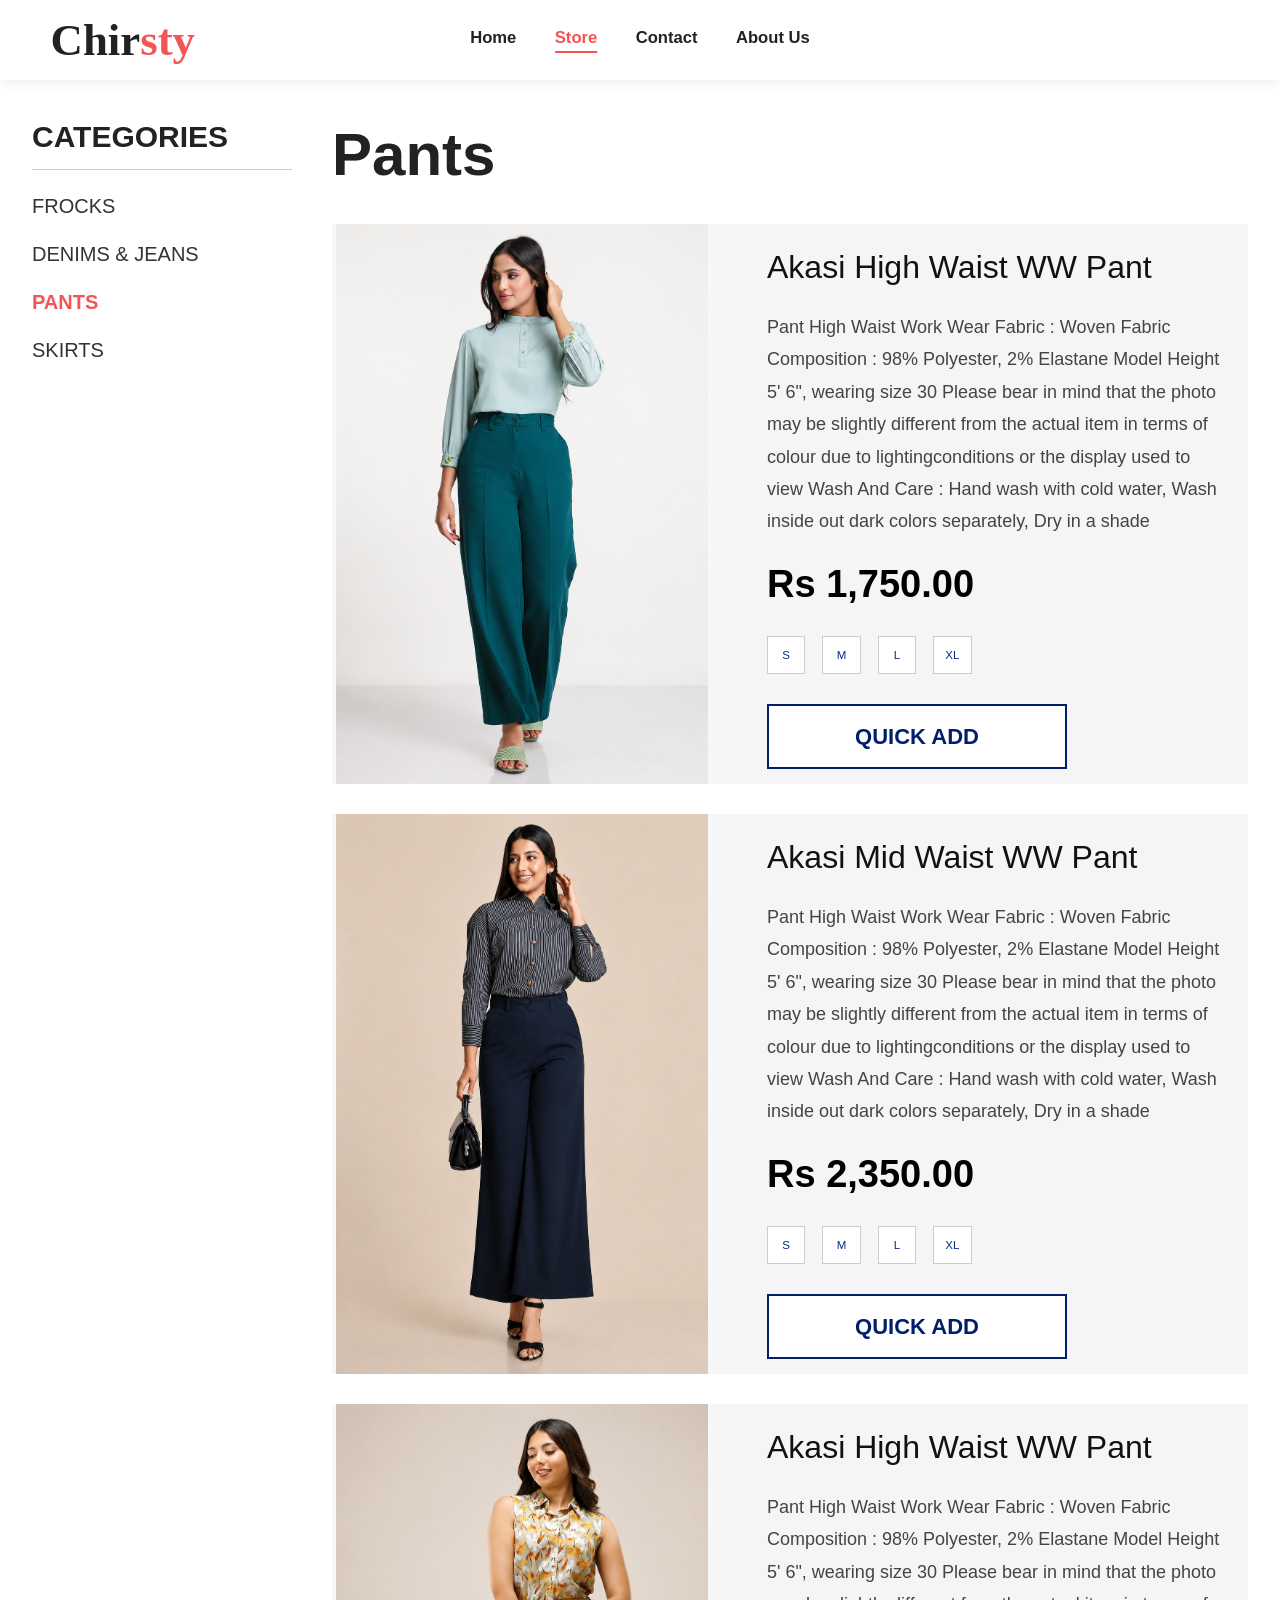
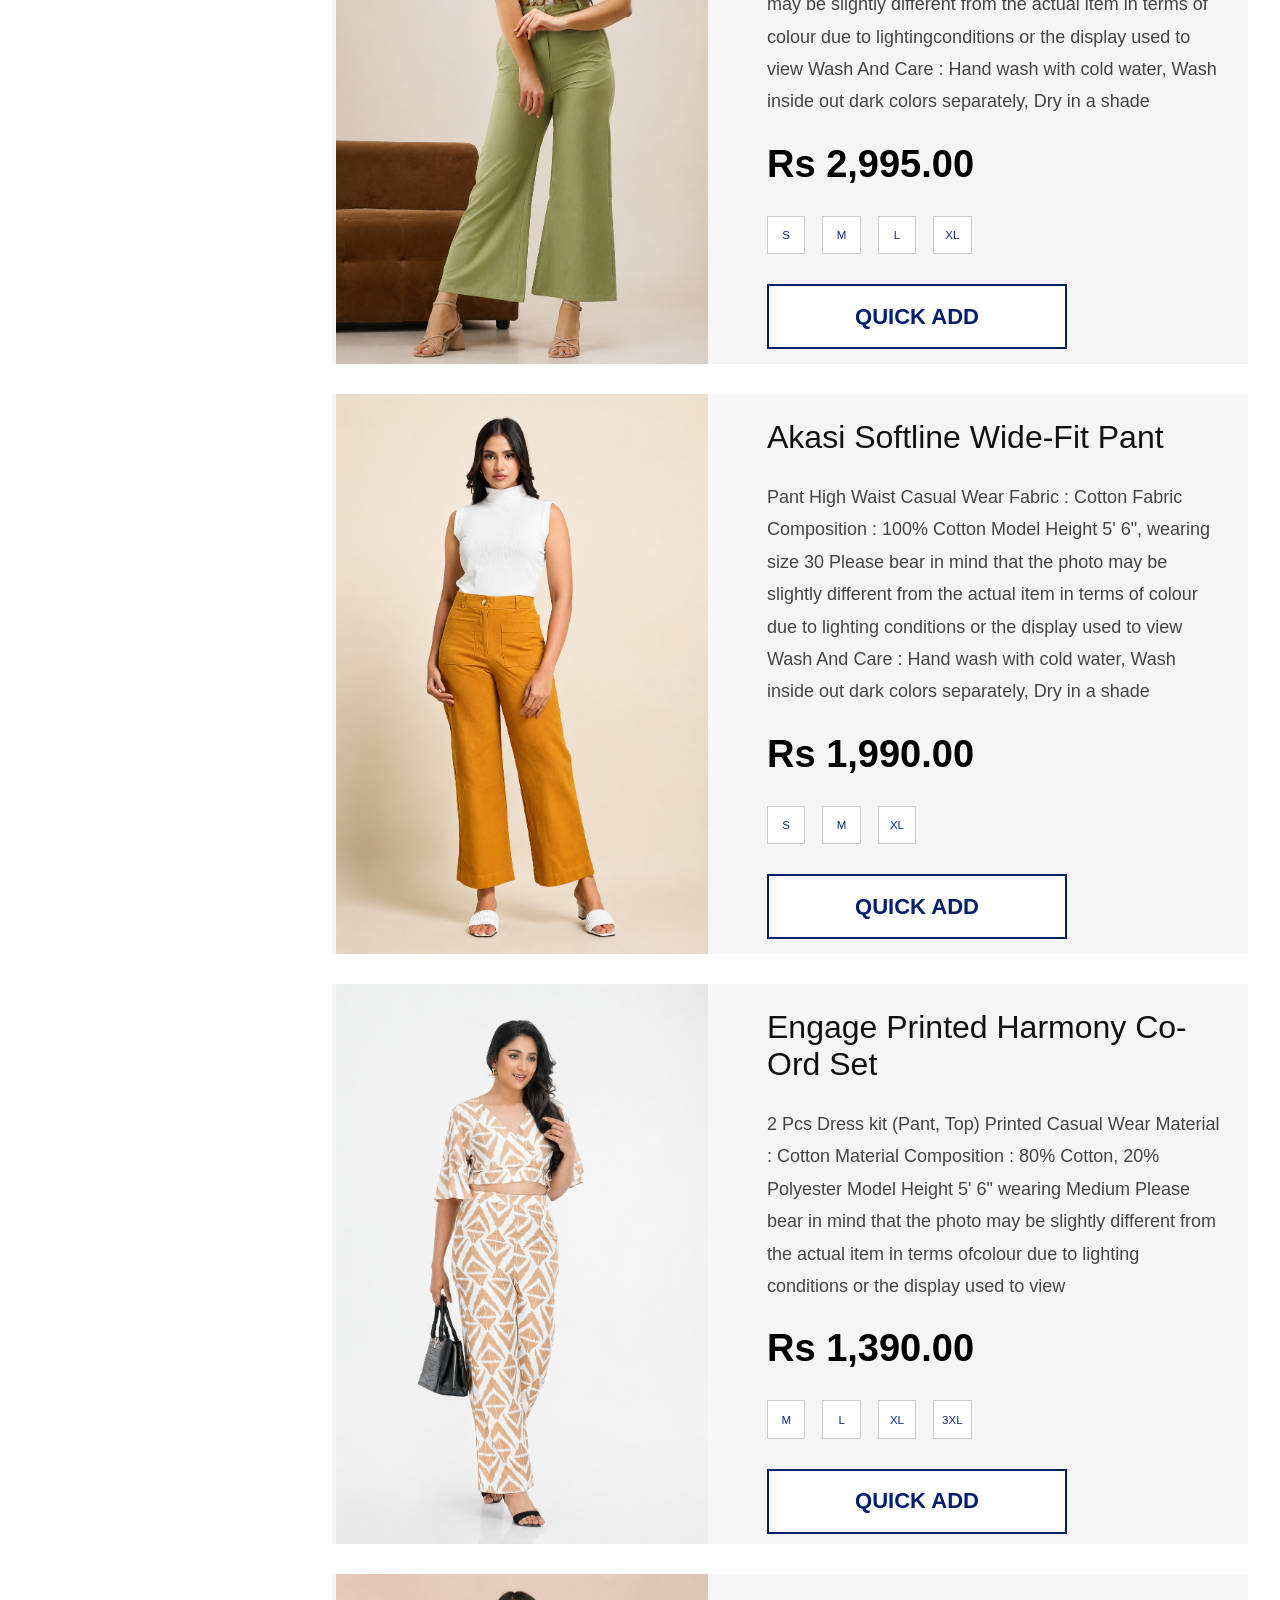
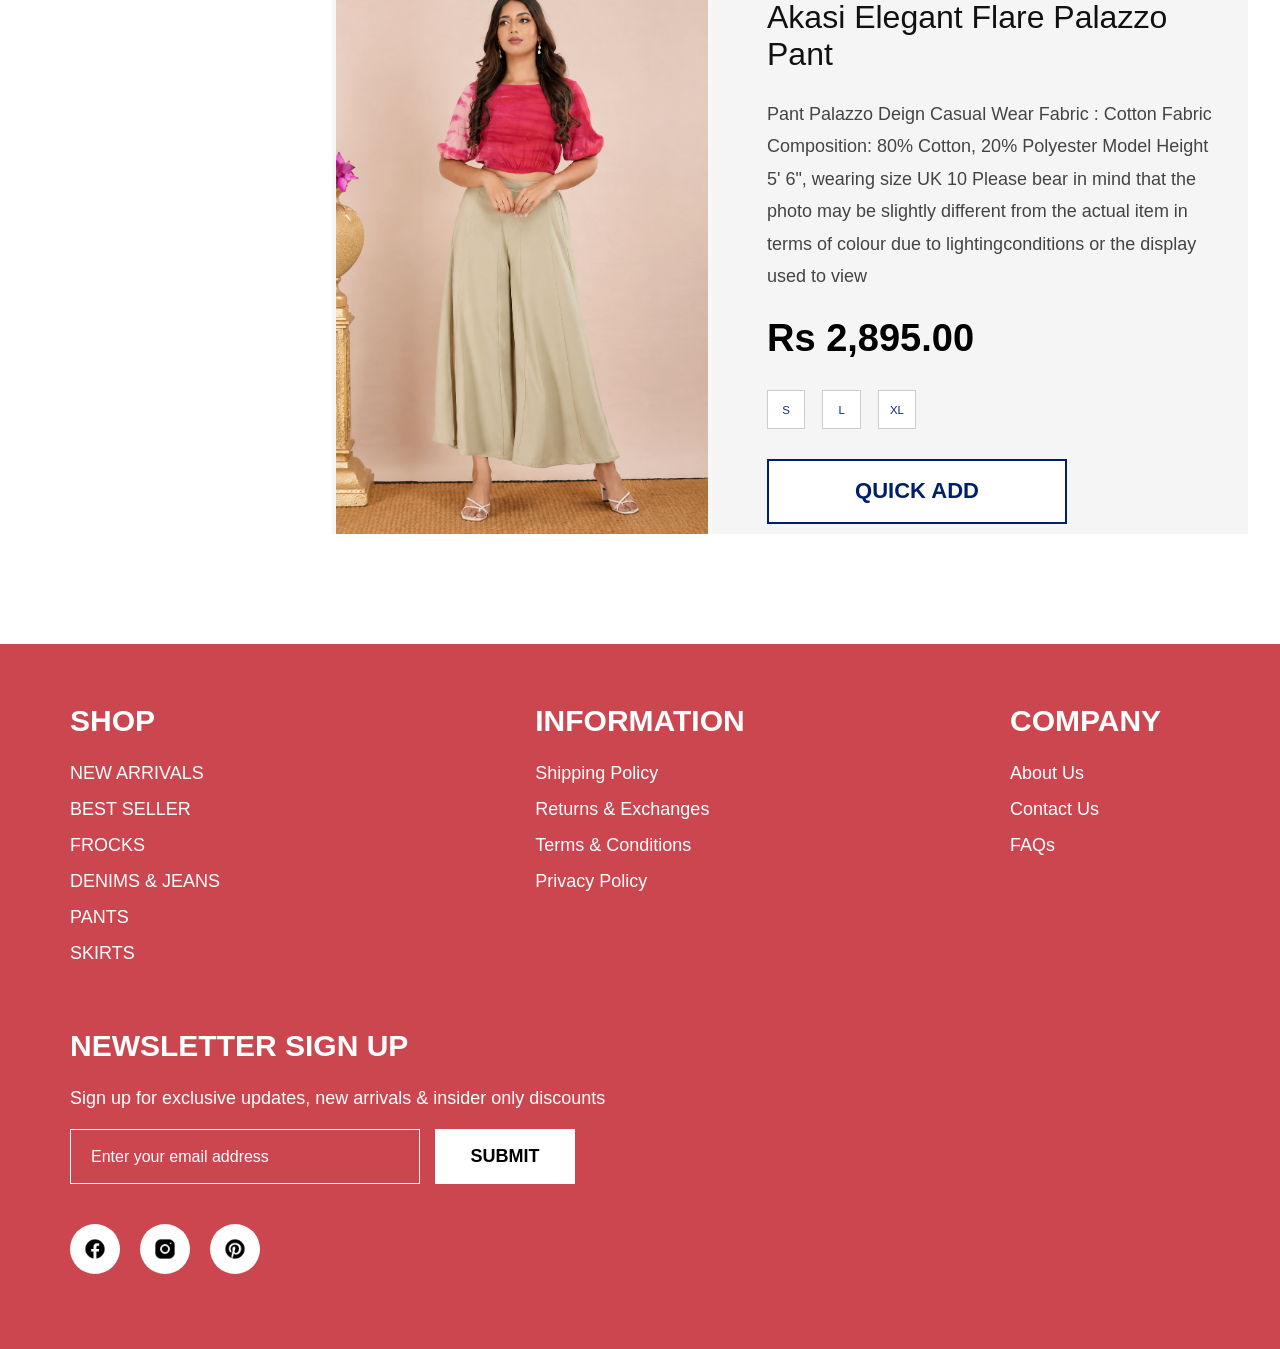
<file: pants.html>
<!DOCTYPE html>
<html lang="en">
<head>
    <meta charset="UTF-8">
    <meta name="viewport" content="width=device-width, initial-scale=1.0">
    <title>Christy - Pants</title>
    <link rel="stylesheet" href="christy-clean-combined.css">
    <style>
        .page{
    width: 100%;
    max-width: 1400px;
    position: relative;
    overflow: hidden;
    margin-left: auto;
    margin-right: auto;
    box-shadow: 10px 0px 10px rgba(0,0,0,0.08), -10px 0px 10px rgba(0,0,0,0.08);
}
    </style>
</head>
<body>
<div class="topbar">
    <div class="logo">Chir<span>sty</span></div>

    <div class="btn">
        <a href="index.html">Home</a>
        <a href="store.html" class="active">Store</a>
        <a href="Contact.html">Contact</a>
        <a href="About.html">About Us</a>
    </div>
</div>

<div class="store-container">

    <div class="sidebar">
        <h2>CATEGORIES</h2>

        <ul>
            <li><a href="frocks.html" >FROCKS</a></li>
            <li><a href="denims.html">DENIMS & JEANS</a></li>
            <li><a href="pants.html"class="active-category">PANTS</a></li>
            <li><a href="skirts.html">SKIRTS</a></li>
        </ul>
    </div>

    <div class="main-content">

        <h1 class="page-title">Pants</h1>

        <section class="product-list">

                        <div class="product-card">
                <div class="product-image">
                    
                    <img src="Images/Store/pants/21.png" class="main-img" alt="Frock 3">
                    <img src="Images/Store/pants/21.1.png" class="hover-img" alt="Frock 3 Hover" id="p1">
                </div>

                <div class="product-details">
                    <h3>Akasi High Waist WW Pant</h3>
                    <p>Pant High Waist Work Wear Fabric : Woven Fabric Composition : 98% Polyester, 2% Elastane Model Height 5' 6", wearing size 30 Please bear in mind that the photo may be slightly different from the actual item in terms of colour due to lightingconditions or the display used to view   Wash And Care : Hand wash with cold water, Wash inside out dark colors separately, Dry in a shade</p>
                    <h2>Rs 1,750.00</h2>

                    <div class="sizes">
                        <button>S</button>
                        <button>M</button>
                        <button>L</button>
                        <button>XL</button>
                    </div>

                    <button class="quick-add">QUICK ADD</button>
                </div>
            </div>


                        <div class="product-card">
                <div class="product-image">
                    
                    <img src="Images/Store/pants/22.png" class="main-img" alt="Frock 3">
                    <img src="Images/Store/pants/22.1.png" class="hover-img" alt="Frock 3 Hover" id="p3">
                </div>

                <div class="product-details">
                    <h3>Akasi Mid Waist WW Pant</h3>
                    <p>Pant High Waist Work Wear Fabric : Woven Fabric Composition : 98% Polyester, 2% Elastane Model Height 5' 6", wearing size 30 Please bear in mind that the photo may be slightly different from the actual item in terms of colour due to lightingconditions or the display used to view   Wash And Care : Hand wash with cold water, Wash inside out dark colors separately, Dry in a shade</p>
                    <h2>Rs 2,350.00</h2>

                    <div class="sizes">
                        <button>S</button>
                        <button>M</button>
                        <button>L</button>
                        <button>XL</button>
                    </div>

                    <button class="quick-add">QUICK ADD</button>
                </div>
            </div>


            <div class="product-card">
                <div class="product-image">
                    
                    <img src="Images/Store/pants/9.png" class="main-img" alt="Frock 3">
                    <img src="Images/Store/pants/9.1.png" class="hover-img" alt="Frock 3 Hover">
                </div>

                <div class="product-details">
                    <h3>Akasi High Waist WW Pant</h3>
                    <p>Pant High Waist Work Wear Fabric : Woven Fabric Composition : 98% Polyester, 2% Elastane Model Height 5' 6", wearing size 30 Please bear in mind that the photo may be slightly different from the actual item in terms of colour due to lightingconditions or the display used to view   Wash And Care : Hand wash with cold water, Wash inside out dark colors separately, Dry in a shade</p>
                    <h2>Rs 2,995.00</h2>

                    <div class="sizes">
                        <button>S</button>
                        <button>M</button>
                        <button>L</button>
                        <button>XL</button>
                    </div>

                    <button class="quick-add">QUICK ADD</button>
                </div>
            </div>

            <div class="product-card">
                <div class="product-image">
                    <img src="Images/Store/pants/10.png" class="main-img" alt="Frock 2">
                    <img src="Images/Store/pants/10.1.png" class="hover-img" alt="Frock 2 Hover">
                </div>

                <div class="product-details">
                    <h3>Akasi Softline Wide-Fit Pant</h3>
                    <p>Pant High Waist Casual Wear Fabric : Cotton Fabric Composition : 100% Cotton Model Height 5' 6", wearing size 30 Please bear in mind that the photo may be slightly different from the actual item in terms of colour due to lighting conditions or the display used to view   Wash And Care : Hand wash with cold water, Wash inside out dark colors separately, Dry in a shade</p>
                    <h2>Rs 1,990.00</h2>

                    <div class="sizes">
                        <button>S</button>
                        <button>M</button>
                        <button>XL</button>
                    </div>

                    <button class="quick-add">QUICK ADD</button>
                </div>
            </div>

            <div class="product-card">
                <div class="product-image">
                    <img src="Images/Store/pants/11.png" class="main-img" alt="Frock 1">
                    <img src="Images/Store/pants/11.1.png" class="hover-img" alt="Frock 1 Hover">
                </div>

                <div class="product-details">
                    <h3>Engage Printed Harmony Co-Ord Set</h3>
                    <p>2 Pcs Dress kit (Pant, Top) Printed Casual Wear Material :  Cotton  Material Composition : 80% Cotton, 20% Polyester Model Height 5' 6" wearing Medium Please bear in mind that the photo may be slightly different from the actual item in terms ofcolour due to lighting conditions or the display used to view</p>
                    <h2>Rs 1,390.00</h2>

                    <div class="sizes">
                        <button>M</button>
                        <button>L</button>
                        <button>XL</button>
                        <button>3XL</button>
                    </div>

                    <button class="quick-add">QUICK ADD</button>
                </div>
            </div>

            <div class="product-card">
                <div class="product-image">
                    <img src="Images/Store/pants/12.png" class="main-img" alt="Frock 4">
                    <img src="Images/Store/pants/12.1.png" class="hover-img" alt="Frock 4 Hover">
                </div>

                <div class="product-details">
                    <h3>Akasi Elegant Flare Palazzo Pant</h3>
                    <p>Pant Palazzo Deign Casual Wear Fabric : Cotton Fabric Composition: 80% Cotton, 20% Polyester Model Height 5' 6", wearing size UK 10 Please bear in mind that the photo may be slightly different from the actual item in terms of colour due to lightingconditions or the display used to view</p>
                    <h2>Rs 2,895.00</h2>

                    <div class="sizes">
                        <button>S</button>
                        <button>L</button>
                        <button>XL</button>
                    </div>

                    <button class="quick-add">QUICK ADD</button>
                </div>
            </div>

        </section>

    </div>

</div>
<!-- FOOTER -->

<footer class="footer">

    <div class="footer-column">
        <h3>SHOP</h3>
        <a href="#New_arrivals">NEW ARRIVALS</a>
        <a href="#Best_seller">BEST SELLER</a>
        <a href="frocks.html">FROCKS</a>
        <a href="denims.html">DENIMS & JEANS</a>
        <a href="pants.html">PANTS</a>
        <a href="skirts.html">SKIRTS</a>
    </div>

    <div class="footer-column">
        <h3>INFORMATION</h3>
        <a href="#">Shipping Policy</a>
        <a href="#">Returns & Exchanges</a>
        <a href="#">Terms & Conditions</a>
        <a href="#">Privacy Policy</a>
    </div>

    <div class="footer-column">
        <h3>COMPANY</h3>
        <a href="About.html">About Us</a>
        <a href="Contact.html">Contact Us</a>
        <a href="#">FAQs</a>
    </div>

    <div class="footer-column newsletter">
        <h3>NEWSLETTER SIGN UP</h3>

        <p>
            Sign up for exclusive updates, new arrivals & insider only discounts
        </p>

        <div class="newsletter-box">
            <input type="email" placeholder="Enter your email address">
            <button>SUBMIT</button>
        </div>

        <div class="social-icons">
            <a href="https://www.facebook.com/share/18yU6ajZvG/"><img src="Images/facebook_icon.png"></a>
            <a href="https://www.instagram.com/christylkclothing?utm_source=qr"><img src="Images/instra _icon .png"></a>
            <a href="https://pin.it/49ZJRZsqN"><img src="Images/pintrest_icon.png"></a>
        </div>
    </div>

</footer>

</body>
</html>
</file>
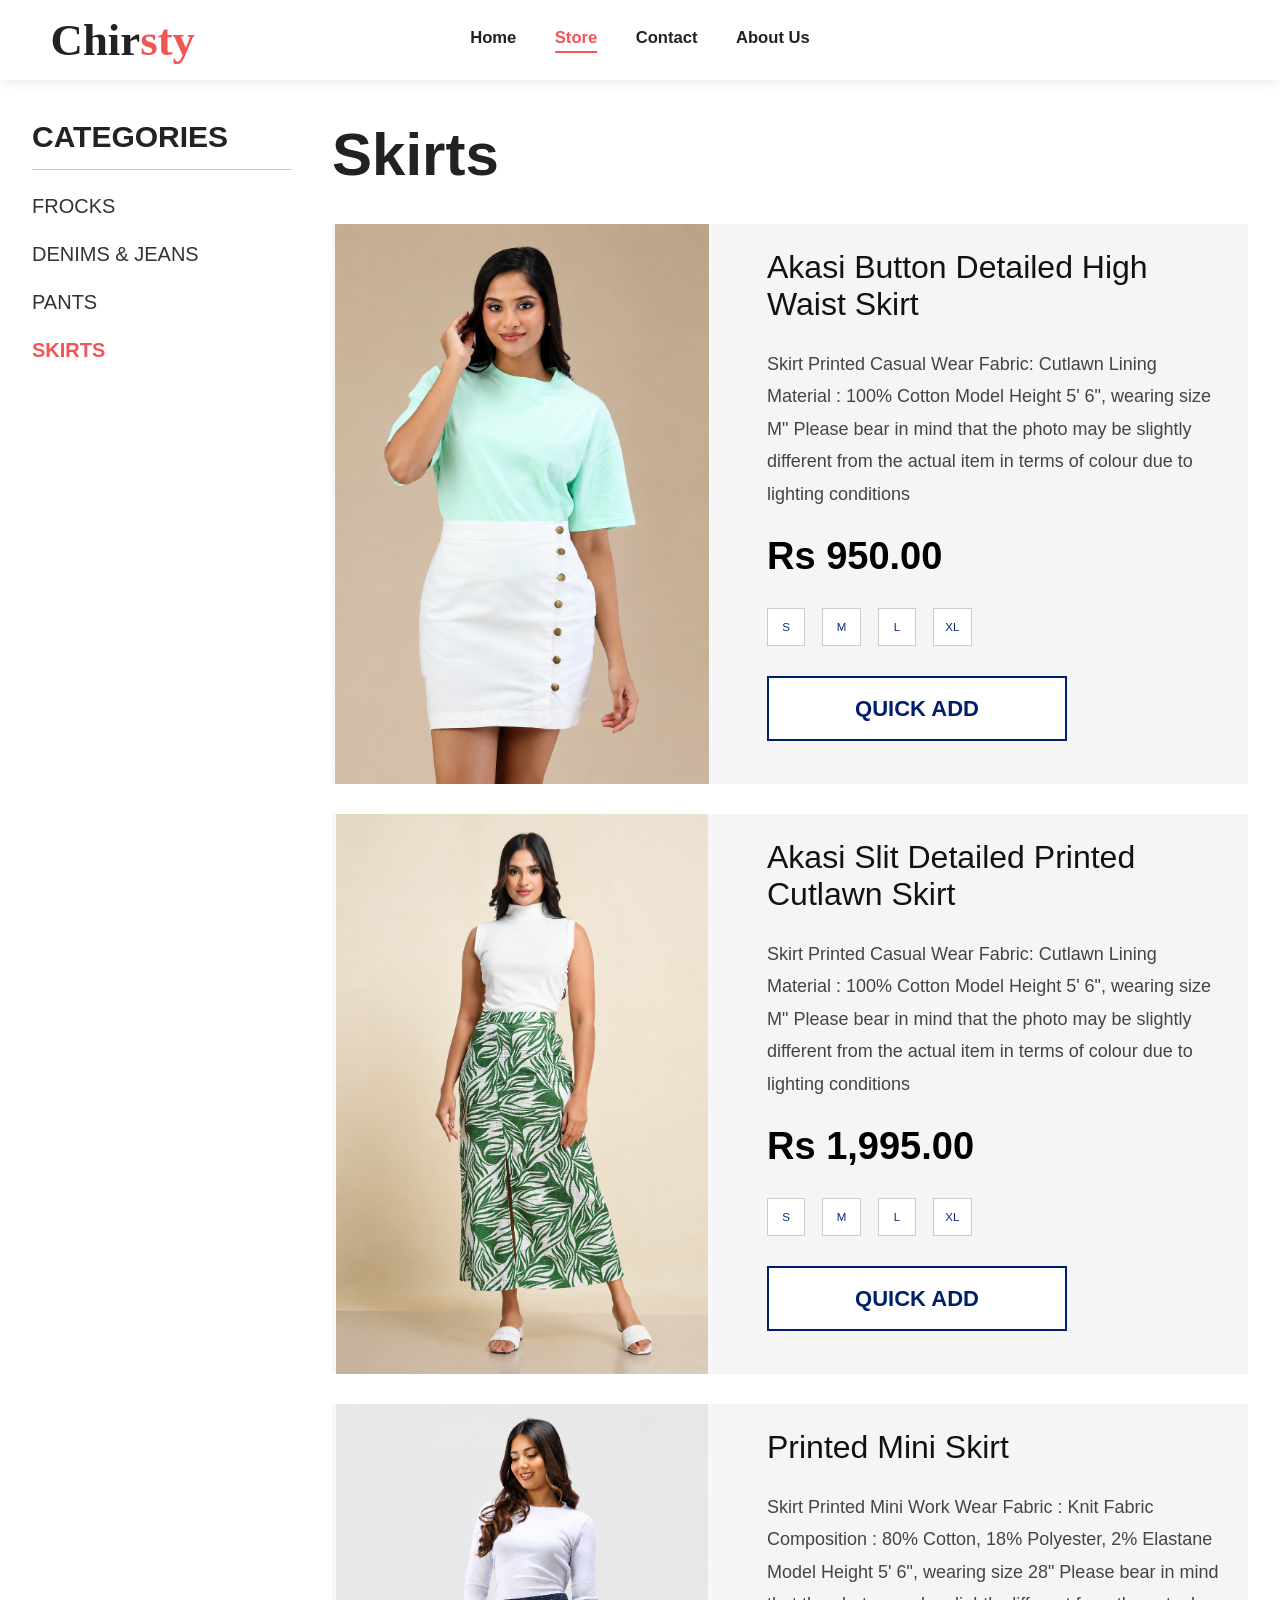
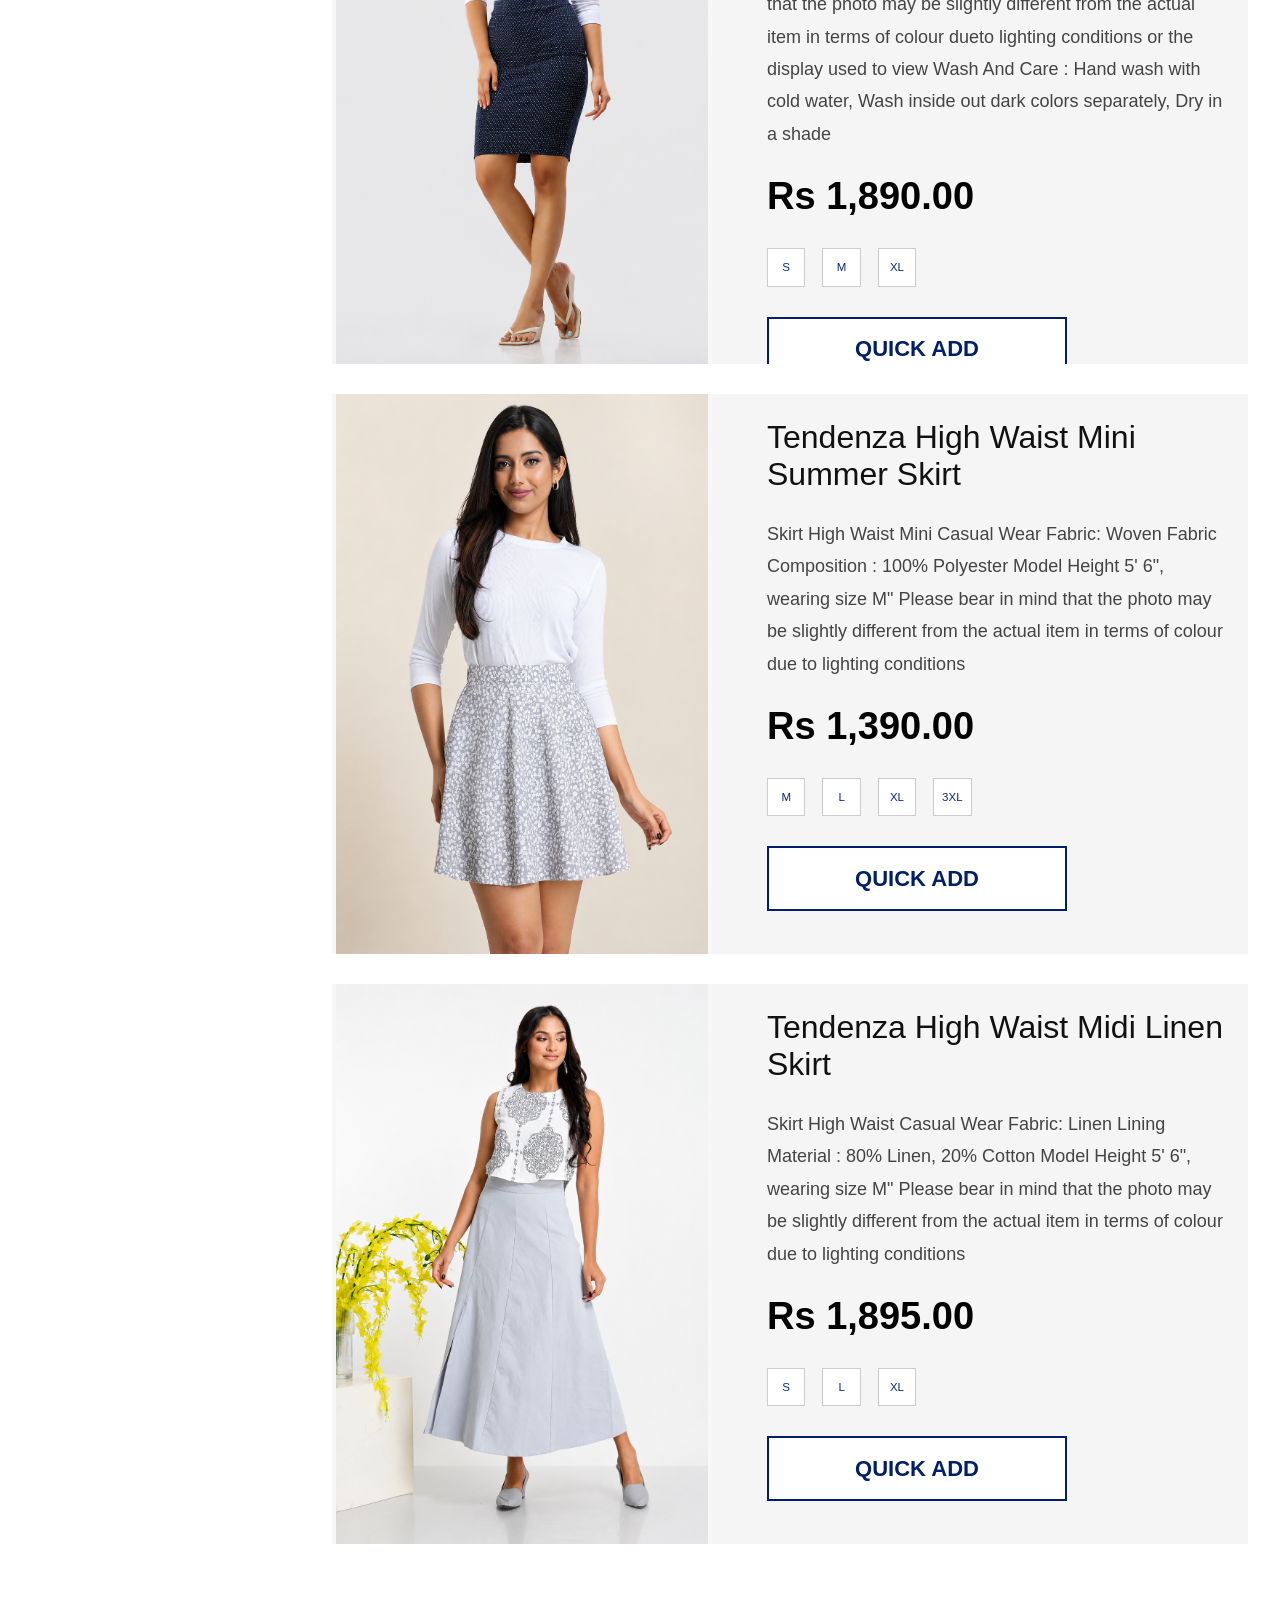
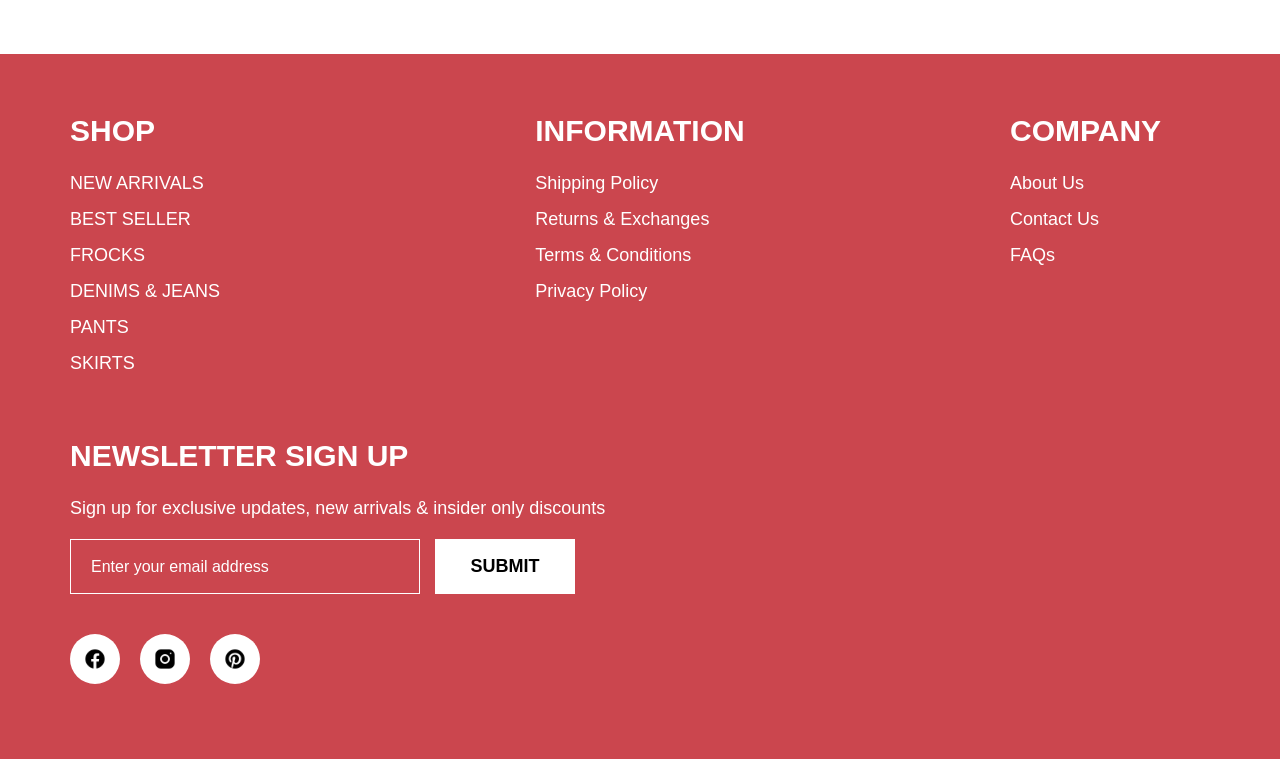
<file: skirts.html>
<!DOCTYPE html>
<html lang="en">
<head>
    <meta charset="UTF-8">
    <meta name="viewport" content="width=device-width, initial-scale=1.0">
    <title>Christy - Skirts</title>
    <link rel="stylesheet" href="christy-clean-combined.css">
    <style>
        .page{
    width: 100%;
    max-width: 1400px;
    position: relative;
    overflow: hidden;
    margin-left: auto;
    margin-right: auto;
    box-shadow: 10px 0px 10px rgba(0,0,0,0.08), -10px 0px 10px rgba(0,0,0,0.08);
}
    </style>
</head>
<body>
<div class="topbar">
    <div class="logo">Chir<span>sty</span></div>

    <div class="btn">
        <a href="index.html">Home</a>
        <a href="Store.html" class="active">Store</a>
        <a href="Contact.html">Contact</a>
        <a href="About.html">About Us</a>
    </div>
</div>

<div class="store-container">

    <div class="sidebar">
        <h2>CATEGORIES</h2>

        <ul>
            <li><a href="frocks.html" >FROCKS</a></li>
            <li><a href="denims.html">DENIMS & JEANS</a></li>
            <li><a href="pants.html">PANTS</a></li>
            <li><a href="skirts.html"class="active-category">SKIRTS</a></li>
        </ul>
    </div>

    <div class="main-content">

        <h1 class="page-title">Skirts</h1>

        <section class="product-list">

                        <div class="product-card">
                <div class="product-image">
                    
                    <img src="Images\Store\skirt\24.png" class="main-img" alt="Frock 3">
                    <img src="Images\Store\skirt\24.1.png" class="hover-img" alt="Frock 3 Hover" id="s1">
                </div>

                <div class="product-details">
                    <h3>Akasi Button Detailed High Waist Skirt</h3>
                    <p>Skirt Printed Casual Wear Fabric: Cutlawn  Lining Material : 100% Cotton Model Height 5' 6", wearing size M" Please bear in mind that the photo may be slightly different from the actual item in terms of colour due to lighting conditions </p>
                    <h2>Rs 950.00</h2>

                    <div class="sizes">
                        <button>S</button>
                        <button>M</button>
                        <button>L</button>
                        <button>XL</button>
                    </div>

                    <button class="quick-add">QUICK ADD</button>
                </div>
            </div>


            <div class="product-card">
                <div class="product-image">
                    
                    <img src="Images\Store\skirt\13.png" class="main-img" alt="Frock 3">
                    <img src="Images\Store\skirt\13.1.png" class="hover-img" alt="Frock 3 Hover">
                </div>

                <div class="product-details">
                    <h3>Akasi Slit Detailed Printed Cutlawn Skirt</h3>
                    <p>Skirt Printed Casual Wear Fabric: Cutlawn  Lining Material : 100% Cotton Model Height 5' 6", wearing size M" Please bear in mind that the photo may be slightly different from the actual item in terms of colour due to lighting conditions </p>
                    <h2>Rs 1,995.00</h2>

                    <div class="sizes">
                        <button>S</button>
                        <button>M</button>
                        <button>L</button>
                        <button>XL</button>
                    </div>

                    <button class="quick-add">QUICK ADD</button>
                </div>
            </div>

            <div class="product-card">
                <div class="product-image">
                    <img src="Images\Store\skirt\14.png" class="main-img" alt="Frock 2">
                    <img src="Images\Store\skirt\14.1.png" class="hover-img" alt="Frock 2 Hover">
                </div>

                <div class="product-details">
                    <h3>Printed Mini Skirt</h3>
                    <p>Skirt Printed Mini Work Wear Fabric : Knit Fabric Composition : 80% Cotton, 18% Polyester, 2% Elastane Model Height 5' 6", wearing size 28" Please bear in mind that the photo may be slightly different from the actual item in terms of colour dueto lighting conditions or the display used to view   Wash And Care : Hand wash with cold water, Wash inside out dark colors separately, Dry in a shade</p>
                    <h2>Rs 1,890.00</h2>

                    <div class="sizes">
                        <button>S</button>
                        <button>M</button>
                        <button>XL</button>
                    </div>

                    <button class="quick-add">QUICK ADD</button>
                </div>
            </div>

            <div class="product-card">
                <div class="product-image">
                    <img src="Images\Store\skirt\15.png" class="main-img" alt="Frock 1">
                    <img src="Images\Store\skirt\15.1.png" class="hover-img" alt="Frock 1 Hover">
                </div>

                <div class="product-details">
                    <h3>Tendenza High Waist Mini Summer Skirt</h3>
                    <p>Skirt High Waist Mini Casual Wear Fabric: Woven Fabric Composition : 100% Polyester Model Height 5' 6", wearing size M" Please bear in mind that the photo may be slightly different from the actual item in terms of colour due to lighting conditions</p>
                    <h2>Rs 1,390.00</h2>

                    <div class="sizes">
                        <button>M</button>
                        <button>L</button>
                        <button>XL</button>
                        <button>3XL</button>
                    </div>

                    <button class="quick-add">QUICK ADD</button>
                </div>
            </div>

            <div class="product-card">
                <div class="product-image">
                    <img src="Images\Store\skirt\16.png" class="main-img" alt="Frock 4">
                    <img src="Images\Store\skirt\16.1.png" class="hover-img" alt="Frock 4 Hover">
                </div>

                <div class="product-details">
                    <h3>Tendenza High Waist Midi Linen Skirt</h3>
                    <p>Skirt High Waist Casual Wear Fabric: Linen Lining Material : 80% Linen, 20% Cotton Model Height 5' 6", wearing size M" Please bear in mind that the photo may be slightly different from the actual item in terms of colour due to lighting conditions</p>
                    <h2>Rs 1,895.00</h2>

                    <div class="sizes">
                        <button>S</button>
                        <button>L</button>
                        <button>XL</button>
                    </div>

                    <button class="quick-add">QUICK ADD</button>
                </div>
            </div>

        </section>

    </div>

</div>
<!-- FOOTER -->

<footer class="footer">

    <div class="footer-column">
        <h3>SHOP</h3>
        <a href="#New_arrivals">NEW ARRIVALS</a>
        <a href="#Best_seller">BEST SELLER</a>
        <a href="frocks.html">FROCKS</a>
        <a href="denims.html">DENIMS & JEANS</a>
        <a href="pants.html">PANTS</a>
        <a href="skirts.html">SKIRTS</a>
    </div>

    <div class="footer-column">
        <h3>INFORMATION</h3>
        <a href="#">Shipping Policy</a>
        <a href="#">Returns & Exchanges</a>
        <a href="#">Terms & Conditions</a>
        <a href="#">Privacy Policy</a>
    </div>

    <div class="footer-column">
        <h3>COMPANY</h3>
        <a href="About.html">About Us</a>
        <a href="Contact.html">Contact Us</a>
        <a href="#">FAQs</a>
    </div>

    <div class="footer-column newsletter">
        <h3>NEWSLETTER SIGN UP</h3>

        <p>
            Sign up for exclusive updates, new arrivals & insider only discounts
        </p>

        <div class="newsletter-box">
            <input type="email" placeholder="Enter your email address">
            <button>SUBMIT</button>
        </div>

        <div class="social-icons">
            <a href="https://www.facebook.com/share/18yU6ajZvG/"><img src="Images/facebook_icon.png"></a>
            <a href="https://www.instagram.com/christylkclothing?utm_source=qr"><img src="Images/instra _icon .png"></a>
            <a href="https://pin.it/49ZJRZsqN"><img src="Images/pintrest_icon.png"></a>
        </div>
    </div>

</footer>

</body>
</html>
</file>
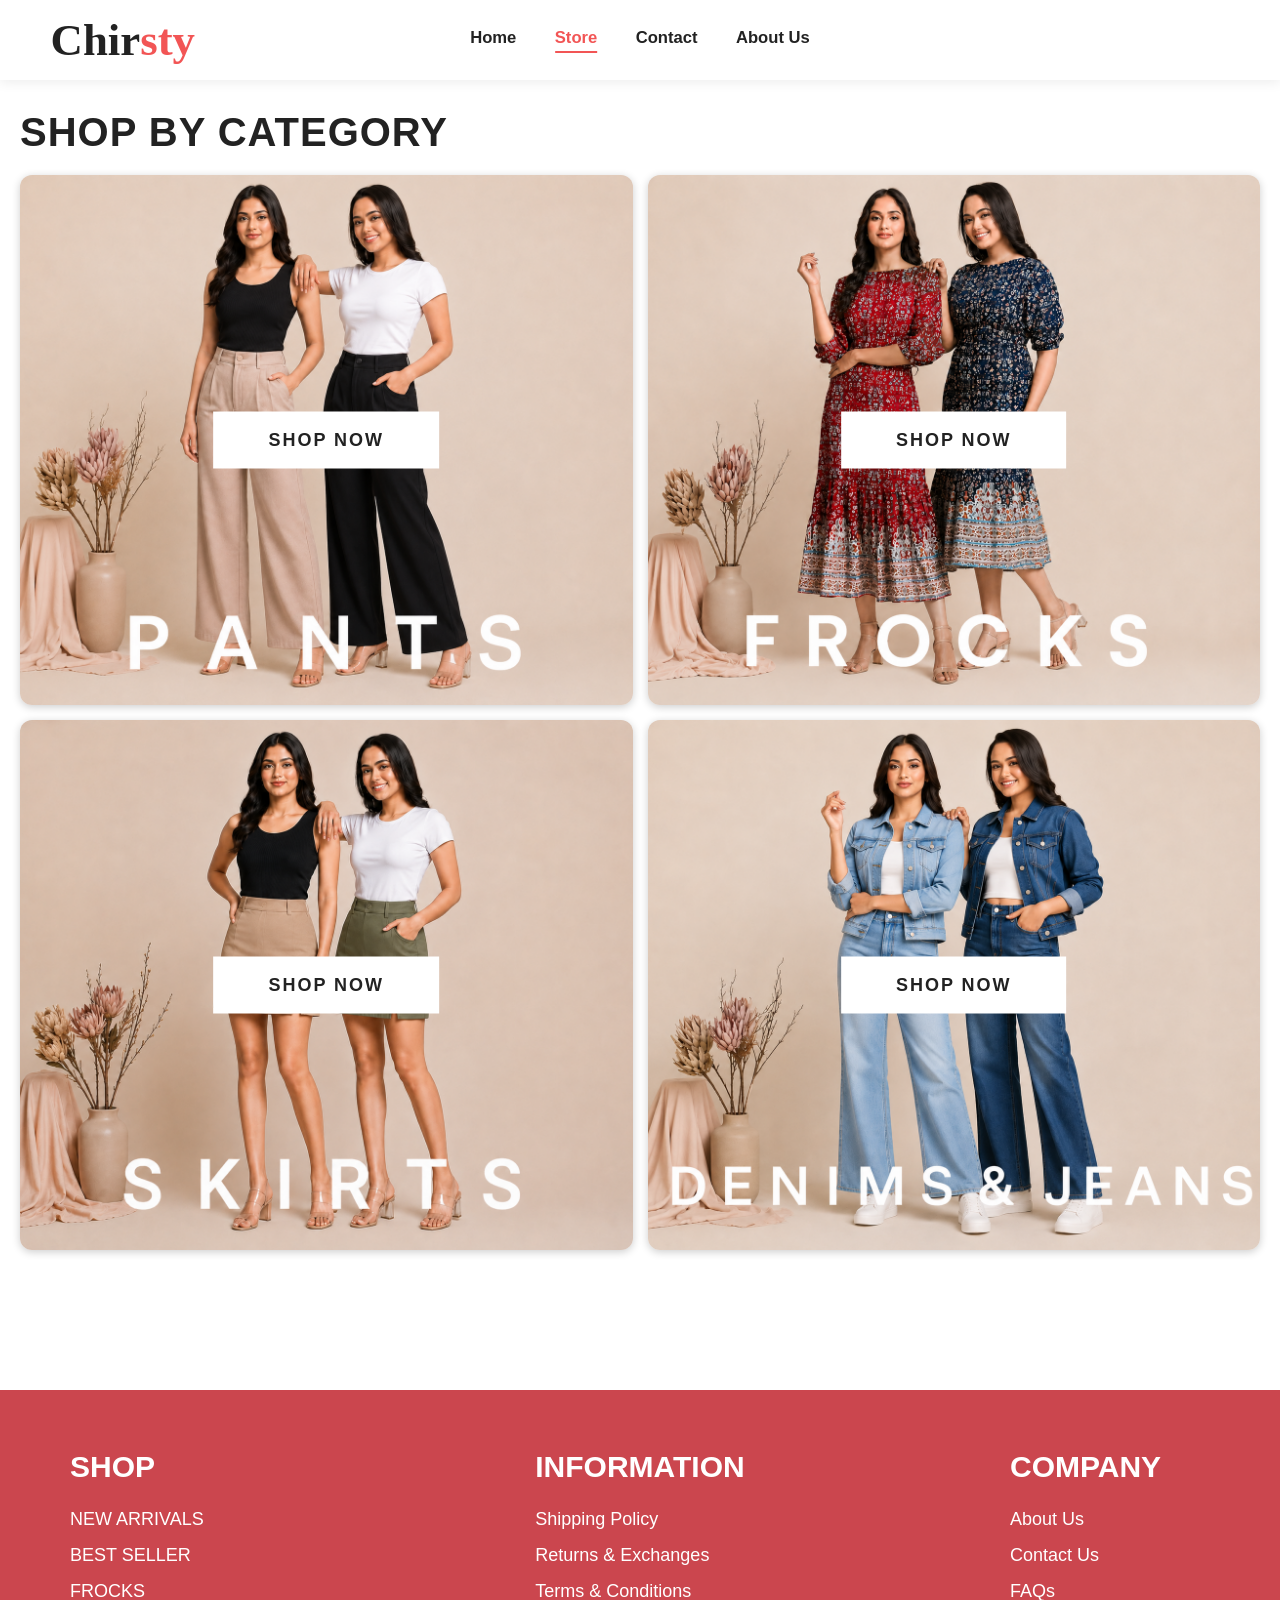
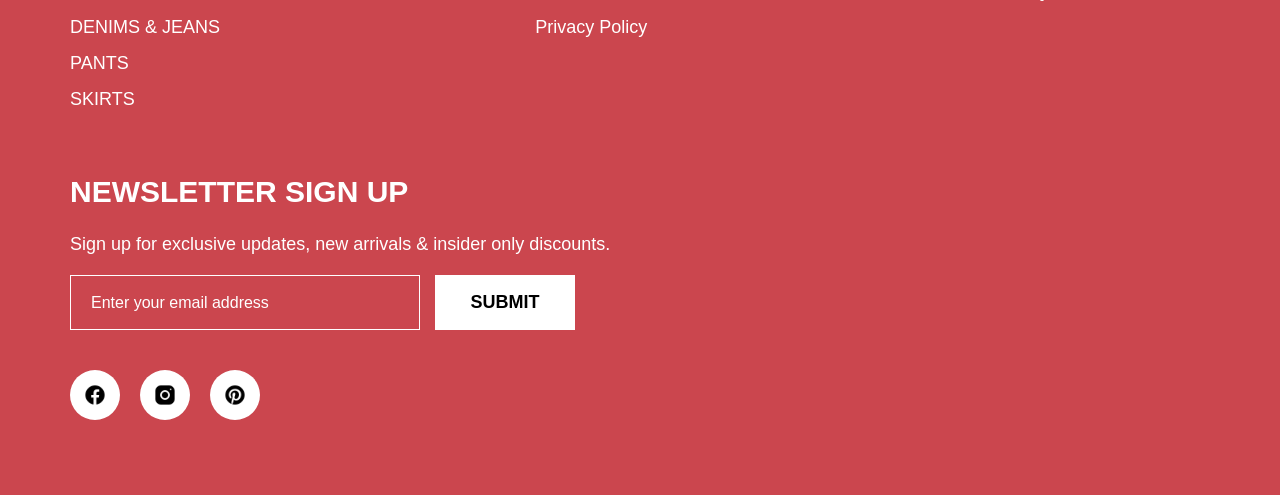
<file: Store.html>
<!DOCTYPE html>
<html lang="en">
<head>
    <meta charset="UTF-8">
    <meta name="viewport" content="width=device-width, initial-scale=1.0">
    <title>Christy | Store</title>
    <link rel="stylesheet" href="christy-clean-combined.css">
</head>
<body>

    <!-- TOP BAR -->
    <header class="topbar">
        <a href="index.html" class="logo">Chir<span>sty</span></a>

        <nav class="nav">
            <a href="index.html">Home</a>
            <a href="Store.html" class="active">Store</a>
            <a href="Contact.html">Contact</a>
            <a href="About.html">About Us</a>
        </nav>

        <button class="hamburger" id="hamburger" aria-label="Open menu" aria-expanded="false">
            <span></span>
            <span></span>
            <span></span>
        </button>
    </header>

    <!-- MOBILE NAV -->
    <nav class="mobile-nav" id="mobileNav">
        <a href="index.html">Home</a>
        <a href="Store.html" class="active">Store</a>
        <a href="Contact.html">Contact</a>
        <a href="About.html">About Us</a>
    </nav>

    <!-- STORE CONTENT -->
    <main class="page">
        <section class="store-section">
            <h1 class="store-title">SHOP BY CATEGORY</h1>

            <div class="category-grid">
                <div class="category-card">
                    <img src="Images/Store/IM3.png" alt="Pants category">
                    <a href="pants.html" class="shop-btn">SHOP NOW</a>
                </div>

                <div class="category-card">
                    <img src="Images/Store/IM1.png" alt="Frocks category">
                    <a href="frocks.html" class="shop-btn">SHOP NOW</a>
                </div>

                <div class="category-card">
                    <img src="Images/Store/IM2.png" alt="Skirts category">
                    <a href="skirts.html" class="shop-btn">SHOP NOW</a>
                </div>

                <div class="category-card">
                    <img src="Images/Store/IM4.png" alt="Denims category">
                    <a href="denims.html" class="shop-btn">SHOP NOW</a>
                </div>
            </div>
        </section>
    </main>

    <!-- FOOTER -->
    <footer class="footer">
        <div class="footer-column">
            <h3>SHOP</h3>
            <a href="index.html#New_arrivals">NEW ARRIVALS</a>
            <a href="index.html#Best_seller">BEST SELLER</a>
            <a href="frocks.html">FROCKS</a>
            <a href="denims.html">DENIMS & JEANS</a>
            <a href="pants.html">PANTS</a>
            <a href="skirts.html">SKIRTS</a>
        </div>

        <div class="footer-column">
            <h3>INFORMATION</h3>
            <a href="#">Shipping Policy</a>
            <a href="#">Returns & Exchanges</a>
            <a href="#">Terms & Conditions</a>
            <a href="#">Privacy Policy</a>
        </div>

        <div class="footer-column">
            <h3>COMPANY</h3>
            <a href="About.html">About Us</a>
            <a href="Contact.html">Contact Us</a>
            <a href="#">FAQs</a>
        </div>

        <div class="footer-column newsletter">
            <h3>NEWSLETTER SIGN UP</h3>
            <p>Sign up for exclusive updates, new arrivals & insider only discounts.</p>

            <form class="newsletter-box">
                <input type="email" placeholder="Enter your email address" required>
                <button type="submit">SUBMIT</button>
            </form>

            <div class="social-icons">
                <a href="https://www.facebook.com/share/18yU6ajZvG/" aria-label="Facebook">
                    <img src="Images/facebook_icon.png" alt="Facebook">
                </a>
                <a href="https://www.instagram.com/christylkclothing?utm_source=qr" aria-label="Instagram">
                    <img src="Images/instra _icon .png" alt="Instagram">
                </a>
                <a href="https://pin.it/49ZJRZsqN" aria-label="Pinterest">
                    <img src="Images/pintrest_icon.png" alt="Pinterest">
                </a>
            </div>
        </div>
    </footer>

    <script>
        const hamburger = document.getElementById("hamburger");
        const mobileNav = document.getElementById("mobileNav");

        hamburger.addEventListener("click", () => {
            const isOpen = mobileNav.classList.toggle("open");
            hamburger.classList.toggle("open", isOpen);
            hamburger.setAttribute("aria-expanded", isOpen);
        });
    </script>

</body>
</html>
</file>
<file: christy-clean-combined.css>
/* =========================================================
   CHRISTY - CLEAN COMBINED CSS
   Use this one file for: Home, Store, Category, About, Contact
========================================================= */

:root{
    --primary:#f25555;
    --footer:#cb464e;
    --blue:#0b2c85;
    --dark:#222;
    --light:#f7f7f7;
    --shadow:0 2px 12px rgba(0,0,0,0.08);
}

*,
*::before,
*::after{
    margin:0;
    padding:0;
    box-sizing:border-box;
}

html{ scroll-behavior:smooth; }

body{
    width:100%;
    overflow-x:hidden;
    background:#fff;
    color:var(--dark);
    font-family:Arial, Helvetica, sans-serif;
}

img{ max-width:100%; }

a{ color:inherit; }

.page{ width:100%; background:#fff; }

/* =========================
   TOP BAR / NAVIGATION
========================= */
.topbar{
    position:sticky;
    top:0;
    z-index:1000;
    width:100%;
    height:80px;
    padding:0 clamp(16px,4vw,25px);
    display:flex;
    align-items:center;
    background:#fff;
    box-shadow:var(--shadow);
}

.logo{
    flex-shrink:0;
    margin-left:clamp(0px,2vw,30px);
    color:inherit;
    font-family:serif;
    font-size:clamp(32px,3.5vw,52px);
    font-weight:bold;
    line-height:1;
    text-decoration:none;
}

.logo span{ color:var(--primary); }

.nav,
.btn{
    position:absolute;
    left:50%;
    display:flex;
    gap:clamp(20px,3vw,50px);
    transform:translateX(-50%);
}

.nav a,
.btn a,
.mobile-nav a{
    color:var(--dark);
    font-weight:600;
    text-decoration:none;
    transition:color .2s ease;
}

.nav a,
.btn a{
    padding-bottom:3px;
    font-size:clamp(15px,1.3vw,20px);
    white-space:nowrap;
}

.nav a:hover,
.nav a.active,
.btn a:hover,
.btn a.active{
    color:var(--primary);
    border-bottom:2px solid var(--primary);
}

.profile{
    margin-left:auto;
    height:60px;
    object-fit:cover;
}

/* Hamburger menu */
.hamburger{
    display:none;
    margin-left:auto;
    padding:6px;
    flex-direction:column;
    gap:5px;
    background:none;
    border:0;
    cursor:pointer;
}

.hamburger span{
    display:block;
    width:26px;
    height:2px;
    background:var(--dark);
    border-radius:2px;
    transition:transform .3s ease, opacity .3s ease;
}

.hamburger.open span:nth-child(1){ transform:translateY(7px) rotate(45deg); }
.hamburger.open span:nth-child(2){ opacity:0; }
.hamburger.open span:nth-child(3){ transform:translateY(-7px) rotate(-45deg); }

.mobile-nav{
    position:sticky;
    top:80px;
    z-index:999;
    display:none;
    width:100%;
    padding:20px clamp(16px,5vw,40px);
    flex-direction:column;
    gap:20px;
    background:#fff;
    border-top:1px solid #f0f0f0;
    box-shadow:0 6px 16px rgba(0,0,0,.08);
}

.mobile-nav.open{ display:flex; }

.mobile-nav a{
    padding:4px 0;
    border-bottom:1px solid #f5f5f5;
    font-size:18px;
}

.mobile-nav a:hover,
.mobile-nav a.active{ color:var(--primary); }

/* =========================
   HOME PAGE - HERO
========================= */
.hero{
    position:relative;
    width:100%;
    height:clamp(380px,44vw,700px);
    overflow:hidden;
    background:#f9eded;
}

.hero-bg,
.hero-person,
.hero-flowerbottom,
.hero-flowertop{
    position:absolute;
    display:block;
}

.hero-bg{
    inset:0;
    width:100%;
    height:100%;
    object-fit:cover;
    object-position:center;
    z-index:1;
}

.hero-person{
    right:clamp(4%,1vw,16%);
    bottom:0;
    height:96%;
    object-fit:contain;
    object-position:bottom;
    z-index:3;
}

.hero-flowerbottom{
    right:0;
    bottom:0;
    width:clamp(28%,44vw,44%);
    z-index:4;
    pointer-events:none;
}

.hero-flowertop{
    top:0;
    right:0;
    width:clamp(22%,38vw,38%);
    z-index:5;
    transform-origin:right top;
    animation:swingTop 10s ease-in-out infinite;
    pointer-events:none;
}

@keyframes swingTop{
    0%,100%{ transform:rotate(0deg); }
    50%{ transform:rotate(-8deg); }
}

.hero-content{
    position:absolute;
    top:0;
    left:0;
    z-index:6;
    padding:clamp(16px,3vw,50px) clamp(20px,4vw,60px);
    color:#981923;
}

.hero-brand{
    font-family:serif;
    font-size:clamp(52px,9vw,150px);
    line-height:.95;
}

.hero-sub{
    margin-top:.2em;
    padding-left:clamp(10px,1.5vw,24px);
    font-size:clamp(18px,2.4vw,42px);
    font-weight:bold;
}

.hero-desc{
    max-width:clamp(260px,38vw,580px);
    margin-top:.4em;
    padding-left:clamp(12px,1.5vw,28px);
    font-size:clamp(13px,1.5vw,22px);
    line-height:1.55;
}

.btn-shop{
    display:inline-block;
    margin-top:clamp(12px,1.8vw,26px);
    margin-left:clamp(12px,1.5vw,28px);
    padding:clamp(10px,1vw,15px) clamp(22px,2.2vw,36px);
    background:#000;
    color:#fff;
    border-radius:30px;
    font-size:clamp(14px,1.2vw,19px);
    text-decoration:none;
    transition:background .2s ease, transform .2s ease;
}

.btn-shop:hover{
    background:var(--primary);
    transform:scale(1.04);
}

.hero-socials{
    display:flex;
    gap:clamp(12px,1.5vw,24px);
    margin-top:clamp(16px,2.5vw,36px);
    padding-left:clamp(12px,1.5vw,28px);
}

.hero-socials img{
    width:clamp(36px,3.8vw,58px);
    height:clamp(36px,3.8vw,58px);
    display:block;
    transition:transform .2s ease;
}

.hero-socials img:hover{ transform:scale(1.1); }

/* =========================
   HOME PAGE - PRODUCT GRID
========================= */
.section-wrap{ width:100%; background:#fff; }

.section-line{
    height:3px;
    margin:0 clamp(16px,4vw,50px);
    background:linear-gradient(90deg,var(--primary) 75%,#efefef 25%);
}

.product-section{
    padding:clamp(36px,5vw,80px) clamp(16px,5vw,60px) clamp(50px,6vw,90px);
}

.product-section + .product-section{
    padding-top:clamp(10px,2vw,28px);
    border-top:1px solid #f0f0f0;
}

.section-header{ margin-bottom:clamp(20px,2.5vw,36px); }

.section-header h1{
    margin-bottom:10px;
    font-size:clamp(22px,2.8vw,44px);
    letter-spacing:clamp(3px,.5vw,7px);
}

.section-header p{
    max-width:700px;
    margin-bottom:12px;
    color:#555;
    font-size:clamp(14px,1.3vw,20px);
}

.view-all{
    display:inline-block;
    color:#1a5ee8;
    font-size:clamp(14px,1.1vw,18px);
    text-decoration:none;
    transition:color .2s ease;
}

.view-all:hover{ color:var(--primary); }

.products{
    display:grid;
    grid-template-columns:repeat(4,1fr);
    gap:clamp(16px,2.5vw,40px);
}

.card{
    background:#fff;
    text-align:center;
}

.image-box{
    position:relative;
    width:100%;
    aspect-ratio:3/4;
    overflow:hidden;
    background:var(--light);
}

/* MODIFIED - PRODUCT IMAGE FIT FIX */
.image-box img{
    position:absolute;
    inset:0;
    width:100%;
    height:100%;
    object-fit:contain;
    object-position:center center;
    background:var(--light);
    transition:opacity .4s ease, transform .4s ease;
}

.hover-img{ opacity:0; }
.image-box:hover .main-img{ opacity:0; }
.image-box:hover .hover-img{ opacity:1; }
.image-box:hover img{ transform:scale(1.03); }

.image-box .quick-add{
    position:absolute;
    left:0;
    bottom:-60px;
    width:100%;
    height:clamp(44px,4vw,58px);
    display:flex;
    align-items:center;
    justify-content:center;
    z-index:2;
    background:#fff;
    border:1.5px solid var(--blue);
    color:var(--blue);
    font-size:clamp(11px,1vw,16px);
    font-weight:bold;
    letter-spacing:1px;
    cursor:pointer;
    transition:bottom .3s ease, background .2s ease, color .2s ease;
}

.image-box:hover .quick-add{ bottom:0; }

.sale-badge{
    position:absolute;
    top:0;
    left:0;
    z-index:5;
    padding:5px 12px;
    background:var(--primary);
    color:#fff;
    font-size:clamp(11px,.9vw,15px);
    font-weight:600;
}

.card h3{
    min-height:36px;
    margin-top:clamp(10px,1.2vw,20px);
    padding:0 4px;
    font-size:clamp(12px,1.1vw,17px);
    font-weight:500;
    line-height:1.4;
}

.price{
    margin-top:clamp(8px,.9vw,16px);
    font-size:clamp(14px,1.3vw,20px);
    font-weight:bold;
}

.sale-price{
    margin-top:clamp(8px,.9vw,16px);
    font-size:clamp(13px,1.2vw,19px);
}

.sale-price del{
    margin-right:8px;
    color:#888;
}

.sale-price .red{
    color:#f44336;
    font-weight:600;
}

.sizes{
    display:flex;
    flex-wrap:wrap;
    justify-content:center;
    gap:7px;
    margin-top:clamp(12px,1.5vw,22px);
    padding-bottom:8px;
}

.sizes span,
.sizes button{
    width:clamp(32px,3vw,65px);
    height:clamp(32px,3vw,60px);
    display:inline-flex;
    align-items:center;
    justify-content:center;
    background:#fff;
    border:1px solid #ccc;
    color:var(--blue);
    font-size:clamp(11px,.9vw,20px);
    cursor:pointer;
    transition:.2s ease;
}

.sizes span:hover,
.sizes button:hover{
    border-color:var(--blue);
    background:#eef1fb;
    color:var(--blue);
}

/* Discount cards */
.discount-section{
    width:100%;
    padding:35px 25px;
    display:flex;
    justify-content:center;
    align-items:center;
    gap:35px;
}

.discount-card{
    width:33%;
    overflow:hidden;
    border-radius:8px;
    cursor:pointer;
}

.discount-card img{
    width:100%;
    display:block;
    border-radius:8px;
    transition:transform .4s ease;
}

.discount-card:hover img{ transform:scale(1.03); }

/* =========================
   STORE CATEGORY PAGE
========================= */
.store-section{
    padding:30px 20px 60px;
}

.store-title{
    margin-bottom:20px;
    font-size:clamp(28px,4vw,40px);
    letter-spacing:1px;
}

.category-grid{
    display:grid;
    grid-template-columns:repeat(2,1fr);
    gap:15px;
}

.category-card{
    position:relative;
    height:530px;
    overflow:hidden;
    border-radius:12px;
    background:var(--light);
    box-shadow:0 2px 8px rgba(0,0,0,.2);
}

.category-card img{
    width:100%;
    height:100%;
    display:block;
    object-fit:cover;
    object-position:center top;
    transition:transform .4s ease;
}

.category-card:hover img{ transform:scale(1.03); }

.shop-btn{
    position:absolute;
    top:50%;
    left:50%;
    padding:18px 55px;
    transform:translate(-50%,-50%);
    background:#fff;
    color:var(--dark);
    font-size:18px;
    font-weight:bold;
    letter-spacing:2px;
    text-decoration:none;
    transition:background .3s ease, color .3s ease;
}

.shop-btn:hover{
    background:var(--primary);
    color:#fff;
}

/* =========================
   PRODUCT LIST PAGES
========================= */
.store-container{
    width:95%;
    margin:40px auto;
    display:flex;
    gap:40px;
    align-items:flex-start;
}

.sidebar{
    width:260px;
    flex-shrink:0;
    position:sticky;
    top:100px;
    height:max-content;
}

.sidebar h2{
    margin-bottom:25px;
    padding-bottom:15px;
    border-bottom:1px solid #ccc;
    font-size:30px;
}

.sidebar ul{ list-style:none; }
.sidebar li{ margin-bottom:25px; }

.sidebar a{
    color:#333;
    font-size:20px;
    text-decoration:none;
}

.sidebar a:hover,
.active-category{
    color:var(--primary)!important;
    font-weight:bold;
}

.main-content{ flex:1; }

.page-title{
    margin-bottom:35px;
    color:var(--dark);
    font-size:60px;
}

.product-list{ width:100%; }

.product-card{
    display:flex;
    gap:30px;
    margin-bottom:30px;
    align-items:flex-start;
    background:#f5f5f5;
}

.product-image{
    position:relative;
    width:380px;
    height:560px;
    flex-shrink:0;
    overflow:hidden;
    background:var(--light);
}

/* MODIFIED - PRODUCT PAGE IMAGE FIT FIX */
.product-image img{
    position:absolute;
    top:0;
    left:0;
    width:100%;
    height:100%;
    object-fit:contain;
    object-position:center center;
    background:var(--light);
    transition:opacity .4s ease, transform .4s ease;
}

.product-image:hover .hover-img{ opacity:1; }
.product-image:hover .main-img{ opacity:0; }
.product-image:hover img{ transform:scale(1.03); }

.product-details{
    flex:1;
    height:560px;
    padding:25px;
    overflow:hidden;
}

.product-details h3{
    margin-bottom:25px;
    color:#111;
    font-size:32px;
    font-weight:500;
}

.product-details p{
    margin-bottom:25px;
    color:#444;
    font-size:18px;
    line-height:1.8;
}

.product-details h2{
    margin-bottom:30px;
    color:#000;
    font-size:38px;
}

.product-details .sizes{
    justify-content:flex-start;
    margin-bottom:30px;
    padding-bottom:0;
}

.product-details .sizes button{ margin-right:10px; }

.product-details .quick-add{
    width:300px;
    height:65px;
    background:#fff;
    border:2px solid #001f6b;
    color:#001f6b;
    font-size:22px;
    font-weight:bold;
    cursor:pointer;
    transition:background .2s ease, color .2s ease;
}

.product-details .quick-add:hover{
    background:#001f6b;
    color:#fff;
}

/* =========================
   ABOUT PAGE
========================= */
.about-section{
    width:82%;
    margin:80px auto;
    display:grid;
    grid-template-columns:1fr 1fr;
    overflow:hidden;
    background:#f5f5f5;
}

.about-image{ height:100%; }

.about-image img{
    width:100%;
    height:100%;
    min-height:520px;
    display:block;
    object-fit:cover;
    transition:transform .4s ease;
}

.about-image img:hover{ transform:scale(1.03); }

.about-content{
    display:flex;
    flex-direction:column;
    justify-content:center;
    align-items:center;
    padding:60px;
    text-align:center;
}

.about-content h2{
    margin-bottom:40px;
    color:#111;
    font-size:64px;
    font-weight:500;
    letter-spacing:4px;
}

.about-content p{
    max-width:700px;
    color:#444;
    font-size:20px;
    line-height:2;
}

.reverse .about-content{ order:1; }
.reverse .about-image{ order:2; }

/* =========================
   CONTACT PAGE
========================= */
.page-banner{
    width:100%;
    height:600px;
    overflow:hidden;
}

.page-banner img{
    width:100%;
    height:100%;
    display:block;
    object-fit:cover;
}

.contact-section{
    padding:50px 120px;
    background:#fff;
}

.contact-title{
    margin-bottom:15px;
    text-align:center;
    font-size:48px;
    font-weight:900;
}

.contact-top-text{
    max-width:1000px;
    margin:0 auto 50px;
    text-align:center;
    font-size:20px;
    line-height:1.5;
}

.contact-wrapper{
    display:grid;
    grid-template-columns:1.5fr 1fr;
    gap:60px;
}

.contact-left h2,
.contact-right h2{ margin-bottom:15px; }

.contact-left p{ margin-bottom:20px; }

.contact-form{ width:100%; }

.contact-form label{
    display:block;
    margin:15px 0 8px;
    font-weight:600;
}

.contact-form span{ color:red; }

.contact-form input,
.contact-form textarea{
    width:100%;
    padding:15px;
    border:1px solid #ccc;
    border-radius:5px;
    font-size:16px;
}

.contact-form textarea{
    height:220px;
    resize:none;
}

.contact-btn{
    margin-top:20px;
    padding:15px 40px;
    background:#061b78;
    color:#fff;
    border:0;
    font-size:18px;
    font-weight:bold;
    cursor:pointer;
    transition:background .2s ease;
}

.contact-btn:hover{ background:var(--primary); }

.contact-right{
    padding:40px;
    background:#f7f7f7;
    border-radius:10px;
}

.contact-right p{
    margin-bottom:12px;
    line-height:1.8;
}

.address,
.hours-title{ margin-top:20px; }

.hours-title{ font-weight:bold; }

/* =========================
   FOOTER
========================= */
.footer{
    margin-top:80px;
    padding:60px 70px;
    display:flex;
    justify-content:space-between;
    flex-wrap:wrap;
    gap:50px;
    background:var(--footer);
    color:#fff;
}

.footer-column{
    min-width:200px;
    display:flex;
    flex-direction:column;
}

.footer-column h3{
    margin-bottom:25px;
    font-size:30px;
    font-weight:700;
}

.footer-column a{
    margin-bottom:15px;
    color:#fff;
    font-size:18px;
    text-decoration:none;
    transition:.3s ease;
}

.footer-column a:hover{
    color:#d6d6d6;
    padding-left:5px;
}

.newsletter{
    flex:1;
    min-width:400px;
}

.newsletter p{
    margin-bottom:20px;
    font-size:18px;
}

.newsletter-box{
    display:flex;
    gap:15px;
    margin-bottom:40px;
}

.newsletter-box input{
    width:350px;
    height:55px;
    padding:0 20px;
    background:transparent;
    border:1px solid #fff;
    color:#fff;
    font-size:16px;
}

.newsletter-box input::placeholder{ color:#fff; }

.newsletter-box button{
    width:140px;
    background:#fff;
    color:#000;
    border:0;
    font-size:18px;
    font-weight:bold;
    cursor:pointer;
    transition:background .3s ease;
}

.newsletter-box button:hover{ background:#e5e5e5; }

.social-icons{
    display:flex;
    gap:20px;
}

.social-icons a{
    width:50px;
    height:50px;
    display:flex;
    align-items:center;
    justify-content:center;
    background:#fff;
    color:#000;
    border-radius:50%;
    font-size:22px;
    font-weight:bold;
    text-decoration:none;
    transition:transform .3s ease;
}

.social-icons a:hover{ transform:translateY(-5px); }

.social-icons img{
    width:24px;
    height:24px;
    object-fit:contain;
}

/* =========================
   RESPONSIVE
========================= */
@media (min-width:1800px){
    .hero-desc{ max-width:680px; }
    .hero-person{ right:18%; }
}

@media (max-width:1100px){
    .hero-person{ right:4%; }
    .about-section{ width:90%; }
    .about-content{ padding:40px; }
    .about-content h2{ font-size:48px; }
    .about-content p{ font-size:18px; }
}

@media (max-width:1024px){
    .discount-section{
        gap:20px;
        padding:20px;
    }
}

@media (max-width:992px){
    .store-container{ flex-direction:column; }

    .sidebar{
        width:100%;
        position:static;
    }

    .sidebar ul{
        display:flex;
        flex-wrap:wrap;
        gap:15px;
    }

    .sidebar li{ margin-bottom:0; }

    .product-card{ flex-direction:column; }

    .product-image{
        width:100%;
        height:560px;
    }

    .product-details{ height:auto; }
}

@media (max-width:900px){
    .topbar{ height:70px; }

    .nav,
    .btn,
    .profile{ display:none; }

    .hamburger{ display:flex; }

    .mobile-nav{ top:70px; }

    .hero{ height:clamp(340px,55vw,520px); }

    .hero-person{
        right:2%;
        height:90%;
    }

    .hero-flowertop{ width:26%; }

    .hero-flowerbottom{ width:32%; }

    .products{ grid-template-columns:repeat(2,1fr); }
}

@media (max-width:768px){
    .page-title{ font-size:40px; }

    .product-details{
        height:auto;
        padding:20px;
    }

    .product-details h3{ font-size:24px; }

    .product-details h2{ font-size:28px; }

    .product-details .quick-add{ width:100%; }

    .product-image{ height:450px; }

    .discount-section{ flex-direction:column; }

    .discount-card{ width:100%; }

    .category-grid{ grid-template-columns:1fr; }

    .category-card{ height:430px; }

    .about-section{
        width:95%;
        grid-template-columns:1fr;
        margin:40px auto;
    }

    .about-image img{ min-height:300px; }

    .about-content{ padding:30px 20px; }

    .about-content h2{
        margin-bottom:20px;
        font-size:32px;
    }

    .about-content p{
        font-size:16px;
        line-height:1.8;
    }

    .reverse .about-content,
    .reverse .about-image{ order:unset; }

    .page-banner{ height:250px; }

    .contact-section{ padding:25px; }

    .contact-title{ font-size:34px; }

    .contact-top-text{ font-size:16px; }

    .contact-wrapper{
        grid-template-columns:1fr;
        gap:30px;
    }

    .contact-right{ padding:25px; }

    .footer{
        padding:45px 25px;
        flex-direction:column;
    }

    .newsletter{ min-width:100%; }

    .newsletter-box{ flex-direction:column; }

    .newsletter-box input,
    .newsletter-box button{ width:100%; }

    .newsletter-box button{ height:55px; }
}

@media (max-width:600px){
    .topbar{ height:60px; }

    .logo{
        margin-left:0;
        font-size:30px;
    }

    .mobile-nav{ top:60px; }

    .hero{
        height:auto;
        display:flex;
        flex-direction:column;
        background:#fdf3f3;
    }

    .hero-bg,
    .hero-flowerbottom,
    .hero-flowertop{ display:none; }

    .hero-content{
        position:relative;
        order:1;
        padding:24px 20px 12px;
    }

    .hero-person{
        position:relative;
        order:2;
        right:auto;
        bottom:auto;
        width:70%;
        max-width:260px;
        height:auto;
        margin:0 auto;
    }

    .hero-brand{ font-size:13vw; }

    .hero-sub{
        padding-left:0;
        font-size:5.5vw;
    }

    .hero-desc{
        max-width:100%;
        padding-left:0;
        font-size:4vw;
    }

    .btn-shop{ margin-left:0; }

    .hero-socials{ padding-left:0; }

    .products{
        grid-template-columns:repeat(2,1fr);
        gap:12px;
    }

    .card h3{ font-size:12px; }

    .image-box .quick-add{
        bottom:-42px;
        height:40px;
        font-size:11px;
    }

    .sizes span,
    .sizes button{
        width:32px;
        height:32px;
        font-size:11px;
    }

    .store-section{ padding:24px 12px 40px; }

    .category-card{ height:380px; }

    .shop-btn{
        padding:15px 40px;
        font-size:16px;
    }
}

@media (max-width:360px){
    .products{ grid-template-columns:1fr; }
    .image-box{ aspect-ratio:4/5; }
}

@media (prefers-reduced-motion:reduce){
    .hero-flowertop{ animation:none; }

    *,
    *::before,
    *::after{
        animation-duration:.01ms!important;
        transition-duration:.01ms!important;
    }
}
</file>
